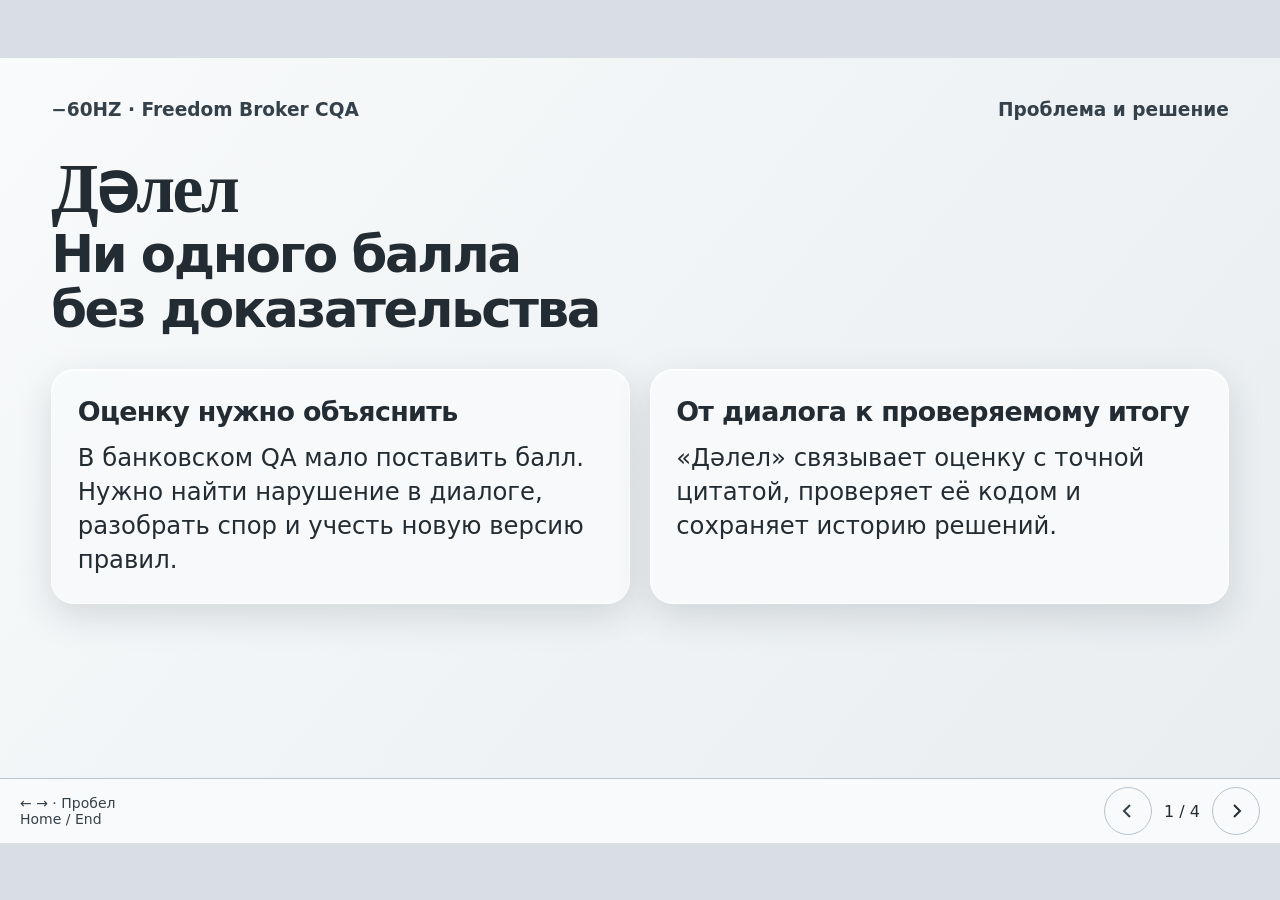
<file: docs/slides/index.html>
<!doctype html>
<html lang="ru">
<head>
  <meta charset="utf-8">
  <meta name="viewport" content="width=device-width, initial-scale=1">
  <meta name="color-scheme" content="light">
  <title>Дәлел — ни одного балла без доказательства</title>
  <link rel="icon" href="data:,">
  <style>
    :root {
      --background: #d8dee3; --surface: #f8fafb; --glass: #f8fafbef;
      --ink: #242c33; --muted: #35414a; --line: #b9c3cc;
      --highlight: #e9edf0; --white: #ffffff; --focus: #245fbd;
      --shadow: #242c3326;
    }
    * { box-sizing: border-box; }
    [hidden] { display: none !important; }
    body { margin: 0; background: var(--background); color: var(--ink); font-family: system-ui, -apple-system, BlinkMacSystemFont, "Segoe UI", sans-serif; }
    button { font: inherit; cursor: pointer; touch-action: manipulation; }
    :focus-visible { outline: 3px solid var(--focus); outline-offset: 4px; }
    .deck { width: 100%; margin: auto; }
    .slide { padding: 24px 20px; background: linear-gradient(130deg, var(--surface), var(--highlight)); }
    .eyebrow { display: flex; justify-content: space-between; gap: 16px; font-size: 14px; color: var(--muted); font-weight: 650; }
    h1, h2, h3, p { margin: 0; }
    h1, h2 { font-size: 36px; line-height: 1.08; letter-spacing: -.045em; margin-block: 28px; font-weight: 650; }
    h3 { font-size: 22px; line-height: 1.2; letter-spacing: -.025em; }
    p { line-height: 1.4; }
    .brand { font-family: Georgia, "Times New Roman", serif; font-size: 1.35em; }
    .grid { display: grid; gap: 16px; }
    .panel { min-width: 0; padding: 22px; background: var(--glass); border: 1px solid var(--white); border-radius: 22px; box-shadow: inset 0 1px 0 var(--white), 0 12px 36px var(--shadow); }
    .panel p { margin-top: 12px; font-size: 19px; }
    .muted, .note { color: var(--muted); }
    .note { font-size: 16px; line-height: 1.4; margin-top: 20px; }
    .flow { list-style: none; padding: 0; margin: 0; display: grid; gap: 12px; counter-reset: steps; }
    .flow li { counter-increment: steps; }
    .flow li::before { content: "0" counter(steps); display: block; color: var(--muted); font-size: 18px; font-variant-numeric: tabular-nums; margin-bottom: 16px; }
    .flow p { font-size: 18px; }
    .metric { display: block; font-size: 64px; line-height: 1.1; letter-spacing: -.055em; font-weight: 650; font-variant-numeric: tabular-nums; margin: 10px 0; }
    .metric-label { font-size: 18px; font-weight: 650; }
    .costs { display: grid; grid-template-columns: 1fr auto; align-items: baseline; gap: 12px 16px; margin: 20px 0 0; font-size: 19px; }
    .costs dt, .costs dd { margin: 0; }
    .costs dd { font-weight: 650; font-variant-numeric: tabular-nums; }
    .scope { border-top: 1px solid var(--line); margin-top: 20px; padding-top: 14px; }
    .closing { margin-top: 24px; font-size: 24px; font-weight: 600; letter-spacing: -.025em; }
    .controls { display: flex; justify-content: space-between; align-items: center; gap: 16px; padding: 8px 20px; background: var(--surface); border-top: 1px solid var(--line); }
    .controls nav { display: flex; align-items: center; gap: 12px; }
    .controls button { display: grid; place-items: center; width: 48px; height: 48px; border: 1px solid var(--line); border-radius: 50%; color: var(--ink); background: var(--surface); transition: transform 180ms ease-out; }
    .controls button:hover { background: var(--highlight); }
    .controls button:active { transform: scale(.97); }
    .controls button:disabled { cursor: default; color: var(--muted); }
    .controls svg { width: 24px; height: 24px; fill: none; stroke: currentColor; stroke-width: 2; }
    .help { font-size: 14px; color: var(--muted); }
    .counter { font-size: 16px; font-variant-numeric: tabular-nums; white-space: nowrap; }
    @media (min-width: 768px) {
      body { min-height: 100dvh; display: grid; place-items: center; }
      .deck { width: min(100vw, calc((100dvh - 66px) * 16 / 9)); container-type: inline-size; }
      .slide { aspect-ratio: 16 / 9; padding: 3.2cqw 4cqw; }
      .eyebrow { font-size: 1.45cqw; }
      h1, h2 { font-size: 4cqw; margin-block: 2.5cqw; }
      .grid { grid-template-columns: 1fr 1fr; gap: 1.5cqw; }
      .panel { padding: 2cqw; border-radius: 1.8cqw; }
      h3 { font-size: 2.1cqw; }
      .panel p { font-size: 1.9cqw; margin-top: 1cqw; }
      .note { font-size: 1.55cqw; margin-top: 1.5cqw; }
      .flow { grid-template-columns: repeat(5, minmax(0, 1fr)); gap: 1cqw; }
      .flow .panel { padding: 1.6cqw; }
      .flow li::before { font-size: 1.6cqw; margin-bottom: 2cqw; }
      .flow h3 { font-size: 2cqw; }
      .flow p { font-size: 1.65cqw; }
      .metric { font-size: 6.6cqw; margin: .6cqw 0; }
      .metric-label { font-size: 1.65cqw; }
      .costs { font-size: 2cqw; gap: 1.2cqw; margin-top: 2cqw; }
      .scope { margin-top: 1.4cqw; padding-top: 1.2cqw; }
      .scope p { font-size: 1.5cqw; }
      #title-3 { margin-block: 1.4cqw; }
      .closing { font-size: 2.4cqw; margin-top: 2.3cqw; }
      .advantages { grid-template-columns: 1.05fr 1fr 1fr; }
      .advantages p { font-size: 1.85cqw; }
    }
    @media (prefers-reduced-motion: reduce) { *, *::before, *::after { transition: none !important; scroll-behavior: auto !important; } }
    @media print {
      @page { size: 320mm 180mm; margin: 0; }
      body, .deck { display: block; width: 320mm; }
      .slide, .slide[hidden] { display: block !important; width: 320mm; height: 180mm; break-after: page; }
      .controls { display: none; }
    }
  </style>
</head>
<body>
  <main class="deck" aria-label="Презентация Дәлел">
    <section class="slide" aria-labelledby="title-1" data-title="Проблема и решение">
      <div class="eyebrow"><span>−60HZ · Freedom Broker CQA</span><span>Проблема и решение</span></div>
      <h1 id="title-1"><span class="brand">Дәлел</span><br>Ни одного балла<br>без доказательства</h1>
      <div class="grid">
        <article class="panel"><h3>Оценку нужно объяснить</h3><p>В банковском QA мало поставить балл. Нужно найти нарушение в диалоге, разобрать спор и учесть новую версию правил.</p></article>
        <article class="panel"><h3>От диалога к проверяемому итогу</h3><p>«Дәлел» связывает оценку с точной цитатой, проверяет её кодом и сохраняет историю решений.</p></article>
      </div>
    </section>
    <section class="slide" aria-labelledby="title-2" data-title="Как работает" hidden>
      <div class="eyebrow"><span>Дәлел · −60HZ</span><span>Как работает</span></div>
      <h2 id="title-2">Ответ модели —<br>начало проверки</h2>
      <ol class="flow">
        <li class="panel"><h3>Диалог</h3><p>Чат или расшифровка звонка.</p></li>
        <li class="panel"><h3>Модель</h3><p>Ответ по критерию + точная цитата.</p></li>
        <li class="panel"><h3>Код</h3><p>Сверяет цитату с оригиналом. Считает итог.</p></li>
        <li class="panel"><h3>Апелляция</h3><p>Человек разбирает спор. Решение в журнале.</p></li>
        <li class="panel"><h3>Замена критерия</h3><p>Новая версия. Пересчёт затронутых оценок.</p></li>
      </ol>
      <p class="closing">Диалог → ответ + цитата → проверка → решение → пересчёт</p>
      <p class="note">Совпадение цитаты с текстом не доказывает верность вывода модели: спорные оценки проверяет человек.</p>
    </section>
    <section class="slide" aria-labelledby="title-3" data-title="Качество и экономика" hidden>
      <div class="eyebrow"><span>Дәлел · −60HZ</span><span>Сохранённые замеры</span></div>
      <h2 id="title-3">Качество с границами.<br>Цена за диалог.</h2>
      <div class="grid">
        <article class="panel"><h3>Gemini · машинный эталон</h3><strong class="metric" data-metric="agreement">95,6%</strong><p class="metric-label"><span data-metric="cells">152/159</span> размеченных оценок · <span data-metric="dialogues">21</span> диалог</p><p>Валидационная часть DEV, верхняя оценка<br>95% ДИ: <span data-metric="ci">91,1–98,8%</span> · константа 83,0%</p></article>
        <article class="panel"><h3>Оценка затрат API</h3><dl class="costs"><dt>Облако · Gemini</dt><dd data-cost="cloud">$0,0459</dd><dt>Каскад</dt><dd data-cost="cascade">$0,0250</dd><dt>Маршрутизация</dt><dd data-cost="routing">$0,0261</dd></dl><div class="scope"><p>Все 15 KZ-чатов: 115/117 (14 из 15 — в настройке правил). Все 5 звонков: 29/37 — завышает C4/C6, отправляем на проверку. Пересказ 10 диалогов: 79 из 80 ответов не изменились.</p></div></article>
      </div>
      <p class="note">DEV участвовал в настройке, эталон машинный: это не независимый тест и не точность по человеческой разметке. Цена — оценка по usage API, не счёт и не ROI. Источник: web/data/quality.json.</p>
    </section>
    <section class="slide" aria-labelledby="title-4" data-title="Почему мы" hidden>
      <div class="eyebrow"><span>Дәлел · −60HZ</span><span>Почему мы</span></div>
      <h2 id="title-4">Показываем процесс.<br>Каждое решение проверяемо.</h2>
      <div class="grid advantages">
        <article class="panel"><h3>Без заготовок</h3><p>Живой расчёт по диалогу и текущим критериям.</p><p>Журнал: что изменилось, кем и почему.</p></article>
        <article class="panel"><h3>Четыре режима</h3><p>Облако, каскад, маршрутизация и локальная модель.</p><p>Локальный режим — без выхода в облако.</p></article>
        <article class="panel"><h3>Dynamics 365</h3><p>Встраиваемая панель в рабочем месте сотрудника.</p><p>Диалог, оценка и доказательства рядом.</p></article>
      </div>
      <p class="closing">Готовы к пилоту · github.com/sNibaAdeka/Dalel-Freedom-CQA</p>
      <p class="note">Локально (qwen2.5 7B, ноутбук M4, офлайн): 60,4% против машинного эталона (96/159, отклонённые валидатором ответы — ошибки), ~6 мин на диалог, ниже константы 83% — только офлайн-резерв; нужна GPU-модель. Интеграция требует настройки в среде банка.</p>
    </section>
    <footer class="controls">
      <span class="help">← → · Пробел<br>Home / End</span>
      <nav aria-label="Листание слайдов">
        <button type="button" id="previous" aria-label="Предыдущий слайд"><svg viewBox="0 0 24 24" aria-hidden="true"><path d="m14 6-6 6 6 6"/></svg></button>
        <span class="counter" id="counter" aria-live="polite" aria-atomic="true">1 / 4</span>
        <button type="button" id="next" aria-label="Следующий слайд"><svg viewBox="0 0 24 24" aria-hidden="true"><path d="m10 6 6 6-6 6"/></svg></button>
      </nav>
    </footer>
  </main>
  <script>
    (() => {
      const slides = [...document.querySelectorAll('.slide')];
      const previous = document.getElementById('previous');
      const next = document.getElementById('next');
      const counter = document.getElementById('counter');
      let index = 0;
      function show(value) {
        index = Math.max(0, Math.min(slides.length - 1, value));
        slides.forEach((slide, i) => { slide.hidden = i !== index; });
        previous.disabled = index === 0;
        next.disabled = index === slides.length - 1;
        counter.textContent = `${index + 1} / ${slides.length}`;
        document.title = `${slides[index].dataset.title} — Дәлел`;
        // replaceState also works when this standalone deck is opened via file://.
        try { history.replaceState(null, '', `#${index + 1}`); } catch { /* navigation still works */ }
      }
      const fromHash = () => { const value = Number(location.hash.slice(1)); show(Number.isInteger(value) && value > 0 ? value - 1 : 0); };
      previous.addEventListener('click', () => show(index - 1));
      next.addEventListener('click', () => show(index + 1));
      window.addEventListener('hashchange', fromHash);
      document.addEventListener('keydown', event => {
        if (event.altKey || event.ctrlKey || event.metaKey || event.target.closest('input, textarea, select, [contenteditable="true"]')) return;
        // Space/Enter on a focused button keep native button activation.
        if (event.key === ' ' && event.target.closest('button')) return;
        let target;
        if (['ArrowRight', 'ArrowDown', 'PageDown', ' '].includes(event.key)) target = index + 1;
        if (['ArrowLeft', 'ArrowUp', 'PageUp'].includes(event.key)) target = index - 1;
        if (event.key === 'Home') target = 0;
        if (event.key === 'End') target = slides.length - 1;
        if (target === undefined) return;
        event.preventDefault(); show(target);
      });
      fromHash();
    })();
  </script>
</body>
</html>
</file>
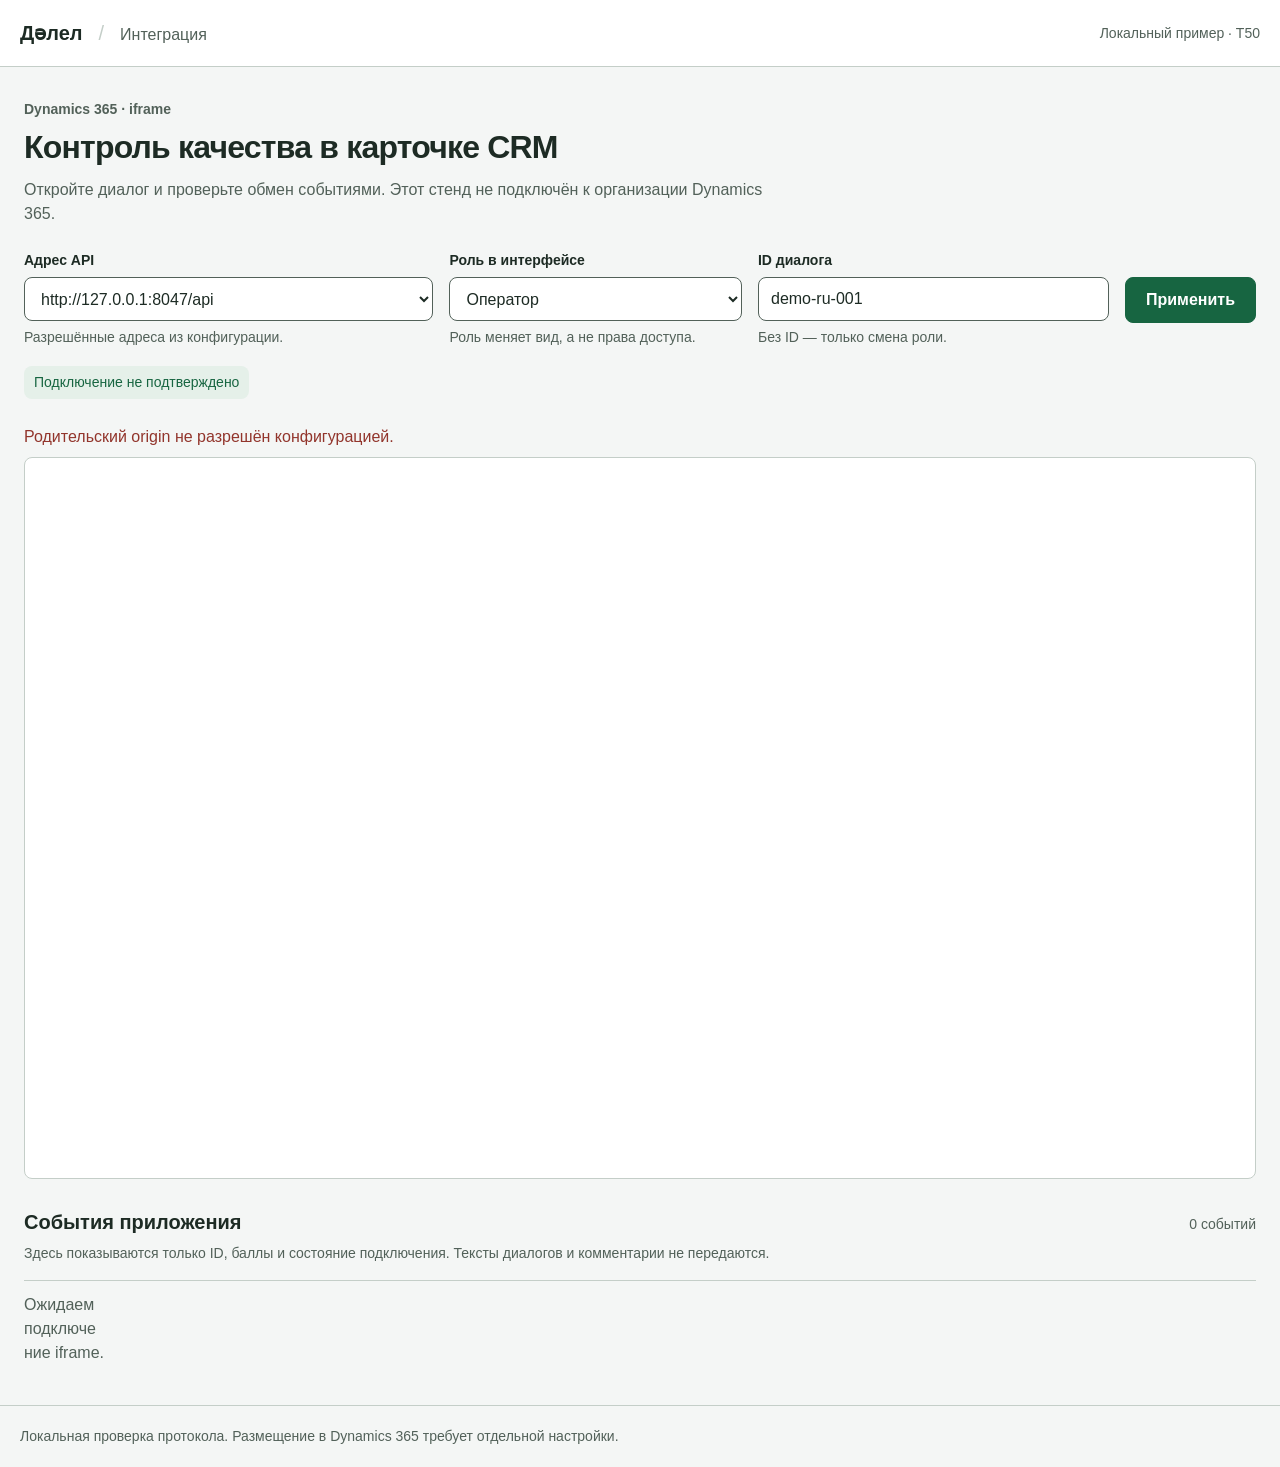
<file: dynamics/embed-demo.html>
<!doctype html>
<html lang="ru">
<head>
  <meta charset="utf-8">
  <meta name="viewport" content="width=device-width, initial-scale=1">
  <meta name="referrer" content="no-referrer">
  <link rel="icon" href="data:,">
  <title>Дәлел · Проверка встраивания</title>
  <link rel="stylesheet" href="./embed-demo.css">
  <script type="module" src="./embed-demo.js"></script>
</head>
<body>
  <a class="skip-link" href="#embed-workspace">К встроенному приложению</a>
  <header class="page-header">
    <span class="brand">Дәлел<span class="brand-separator" aria-hidden="true">/</span><span>Интеграция</span></span>
    <span class="environment">Локальный пример · T50</span>
  </header>
  <main>
    <section class="connection" aria-labelledby="page-title">
      <div class="intro">
        <p class="eyebrow">Dynamics 365 · iframe</p>
        <h1 id="page-title">Контроль качества в карточке CRM</h1>
        <p>Откройте диалог и проверьте обмен событиями. Этот стенд не подключён к организации Dynamics 365.</p>
      </div>
      <form id="host-form">
        <div class="field"><label for="api-base">Адрес API</label><select id="api-base" aria-describedby="api-note" required></select><p class="hint" id="api-note">Разрешённые адреса из конфигурации.</p></div>
        <div class="field"><label for="host-role">Роль в интерфейсе</label><select id="host-role" aria-describedby="role-note"><option value="operator">Оператор</option><option value="reviewer">Проверяющий</option></select><p class="hint" id="role-note">Роль меняет вид, а не права доступа.</p></div>
        <div class="field"><label for="conv-id">ID диалога</label><input id="conv-id" name="convId" maxlength="200" autocomplete="off" spellcheck="false" aria-describedby="conv-note conv-error"><p class="hint" id="conv-note">Без ID — только смена роли.</p><p class="field-error" id="conv-error" hidden></p></div>
        <button class="primary" type="submit" id="apply-context">Применить</button>
      </form>
      <p id="connection-state" role="status" aria-live="polite">Подготовка приложения…</p>
      <p class="field-error" id="connection-error" role="alert" hidden></p>
    </section>
    <section class="embed-workspace" id="embed-workspace" tabindex="-1" aria-label="Встроенное приложение Дәлел" aria-busy="true">
      <div class="loading" id="frame-loading"><p>Загрузка приложения…</p><div class="skeleton" aria-hidden="true"></div><div class="skeleton short" aria-hidden="true"></div></div>
      <iframe id="cqa-frame" title="Дәлел — контроль качества диалогов" referrerpolicy="no-referrer" allow="camera 'none'; microphone 'none'; geolocation 'none'"></iframe>
    </section>
    <section class="events" aria-labelledby="events-title">
      <div class="section-heading"><h2 id="events-title">События приложения</h2><span id="event-count">0 событий</span></div>
      <p class="hint">Здесь показываются только ID, баллы и состояние подключения. Тексты диалогов и комментарии не передаются.</p>
      <ol id="event-log" aria-label="Последние 12 событий"><li class="empty">Ожидаем подключение iframe.</li></ol>
    </section>
    <noscript><p class="field-error">Для стенда нужен JavaScript. Включите его и обновите страницу.</p></noscript>
  </main>
  <footer>Локальная проверка протокола. Размещение в Dynamics 365 требует отдельной настройки.</footer>
</body>
</html>
</file>
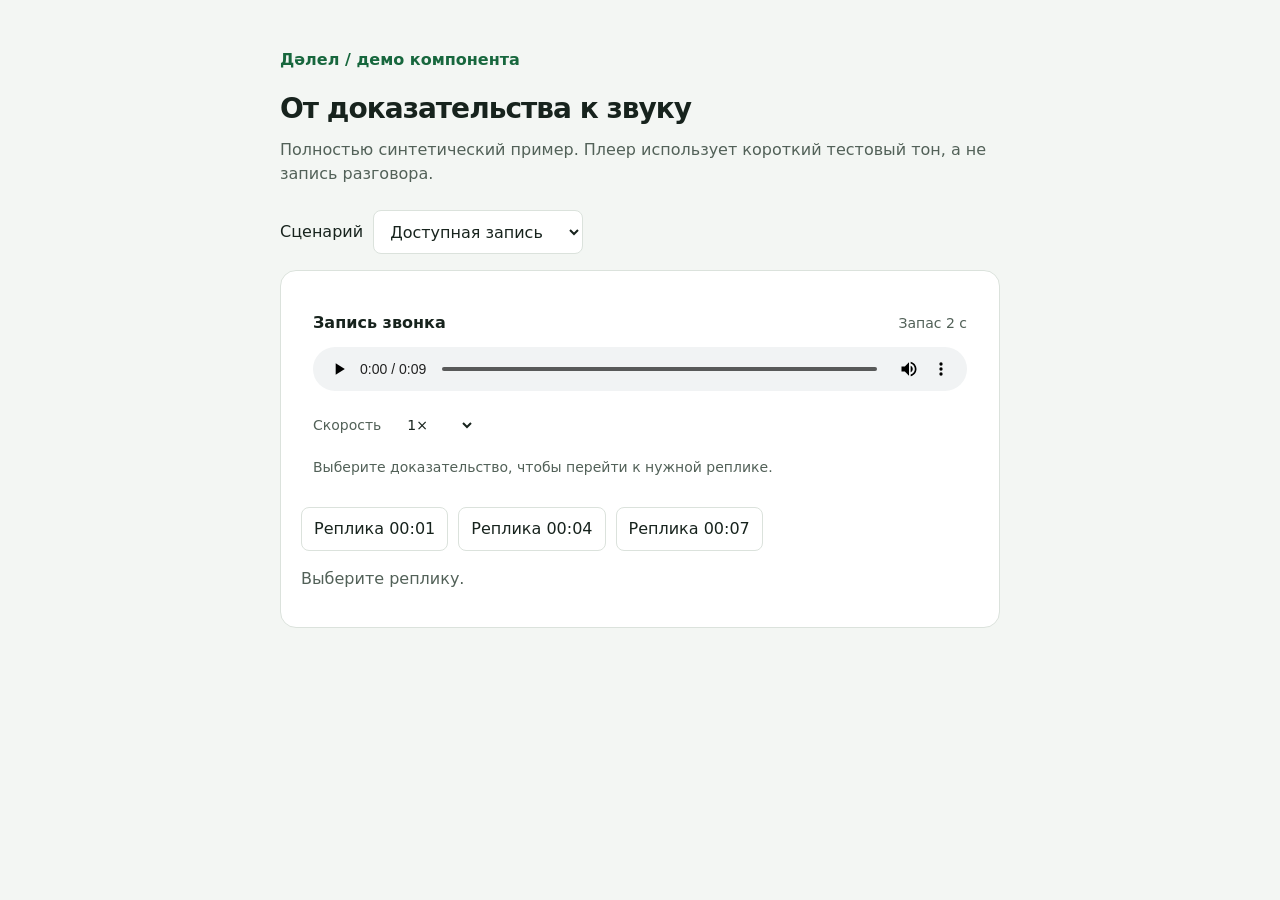
<file: web/dev/audio.html>
<!doctype html>
<html lang="ru"><head><meta charset="utf-8"><meta name="viewport" content="width=device-width,initial-scale=1"><title>Дәлел — плеер звонка</title><style>
.cqa-root { --brand:#99dc40; --brand-ink:#213214; --surface:#fff; --ink:#17231d; --muted:#526158; --line:#dbe2dc; --yes:#17673d; --no:#ac3333; --partial:#88600b; --na:#626d66; --focus:#2468c4; color:var(--ink); background:#f3f6f3; font:16px/1.5 system-ui,sans-serif; margin:0; padding:32px 20px; min-height:100vh; box-sizing:border-box; }
.cqa-root * { box-sizing:border-box; }
.cqa-root .demo { max-width:720px; margin:auto; }
.cqa-root h1 { font-size:28px; letter-spacing:-.035em; margin:8px 0; }
.cqa-root .lede { color:var(--muted); margin:0 0 24px; }
.cqa-root .controls { display:flex; flex-wrap:wrap; gap:10px; align-items:center; margin-block:16px; }
.cqa-root .controls button,.cqa-root .controls select { font:inherit; min-height:44px; padding:8px 12px; border:1px solid var(--line); border-radius:8px; background:var(--surface); color:var(--ink); cursor:pointer; max-width:100%; }
.cqa-root .controls button:focus-visible,.cqa-root .controls select:focus-visible { outline:3px solid var(--focus); outline-offset:3px; }
.cqa-root .panel { border:1px solid var(--line); border-radius:16px; padding:20px; background:var(--surface); }
.cqa-root .badge { color:var(--yes); font-weight:650; }
.cqa-root .launch { padding:16px; border:1px solid var(--line); background:var(--surface); }
.cqa-root .launch[hidden] { display:none; }
.cqa-root code { overflow-wrap:anywhere; }
.cqa-root .result { color:var(--muted); font-variant-numeric:tabular-nums; }
@media(max-width:480px) { .cqa-root {padding:20px 12px;} .cqa-root .panel {padding:12px;} }
</style></head>
<body class="cqa-root"><main class="demo"><p class="badge">Дәлел / демо компонента</p><h1>От доказательства к звуку</h1><p class="lede">Полностью синтетический пример. Плеер использует короткий тестовый тон, а не запись разговора.</p>
<div id="launch" class="launch" hidden>Откройте страницу через локальный HTTP-сервер: <code>python3 -m http.server 8080 --directory web</code>, затем <code>http://localhost:8080/dev/audio.html</code>.</div>
<div class="controls"><label for="scenario">Сценарий</label><select id="scenario"><option value="ready">Доступная запись</option><option value="missing">Запись недоступна</option><option value="slow">Медленный ответ</option><option value="chat">Чат без аудио</option></select></div>
<section class="panel"><div id="cqa-audio"></div><div class="controls"><button data-message="demo-call:0">Реплика 00:01</button><button data-message="demo-call:1">Реплика 00:04</button><button data-message="demo-call:2">Реплика 00:07</button></div><p id="focus" class="result" aria-live="polite">Выберите реплику.</p></section>
</main><script>
if(location.protocol==='file:') document.getElementById('launch').hidden=false;
else (async()=>{
  const listeners = new Map(); const bus = {on(name,fn) {if(!listeners.has(name))listeners.set(name,new Set());listeners.get(name).add(fn);return()=>listeners.get(name).delete(fn);},emit(name,value){for(const fn of listeners.get(name)||[])fn(value);}};
  const samples=8000*9, bytes=new ArrayBuffer(44+samples*2), data=new DataView(bytes);
  const text=(offset,value)=>{for(let i=0;i<value.length;i++)data.setUint8(offset+i,value.charCodeAt(i));};
  text(0,'RIFF');data.setUint32(4,36+samples*2,true);text(8,'WAVE');text(12,'fmt ');data.setUint32(16,16,true);
  data.setUint16(20,1,true);data.setUint16(22,1,true);data.setUint32(24,8000,true);data.setUint32(28,16000,true);data.setUint16(32,2,true);data.setUint16(34,16,true);text(36,'data');data.setUint32(40,samples*2,true);
  for(let i=0;i<samples;i++)data.setInt16(44+i*2,Math.sin(2*Math.PI*330*i/8000)*250,true);
  const src=URL.createObjectURL(new Blob([bytes],{type:'audio/wav'}));
  const detail={id:'demo-call',channel:'call',is_mock:true,messages:[1,4,7].map((n,i)=>({id:'demo-call:'+i,rec_sec:n,ts_raw:'00:0'+n}))};
  let mode='ready';
  const CQA=window.CQA={state:{activeConversationId:detail.id},config:{mock:true},bus,api:{async audio(){const selected=mode;if(selected==='slow')await new Promise(resolve=>setTimeout(resolve,1000));return{src:selected==='missing'?null:src,offsets:Object.fromEntries(detail.messages.map(m=>[m.id,m.rec_sec]))};}}};
  const {mount}=await import('../js/audio.js');mount(CQA);bus.emit('conv:loaded',detail);
  document.getElementById('scenario').addEventListener('change',event=>{mode=event.target.value;bus.emit('conv:loaded',{...detail,channel:mode==='chat'?'chat':'call'});document.getElementById('focus').textContent=mode==='chat'?'В чате запись не нужна.':'Выберите реплику.';});
  document.querySelectorAll('[data-message]').forEach(button=>button.addEventListener('click',()=>bus.emit('audio:seek',{conv_id:detail.id,message_id:button.dataset.message})));
  bus.on('audio:position',position=>{document.getElementById('focus').textContent='Выбран фрагмент '+position.message_id+'; время в записи: '+position.rec_sec+' с.';});
  addEventListener('pagehide',()=>URL.revokeObjectURL(src),{once:true});
})().catch(()=>{document.getElementById('launch').hidden=false;});
</script></body></html>
</file>
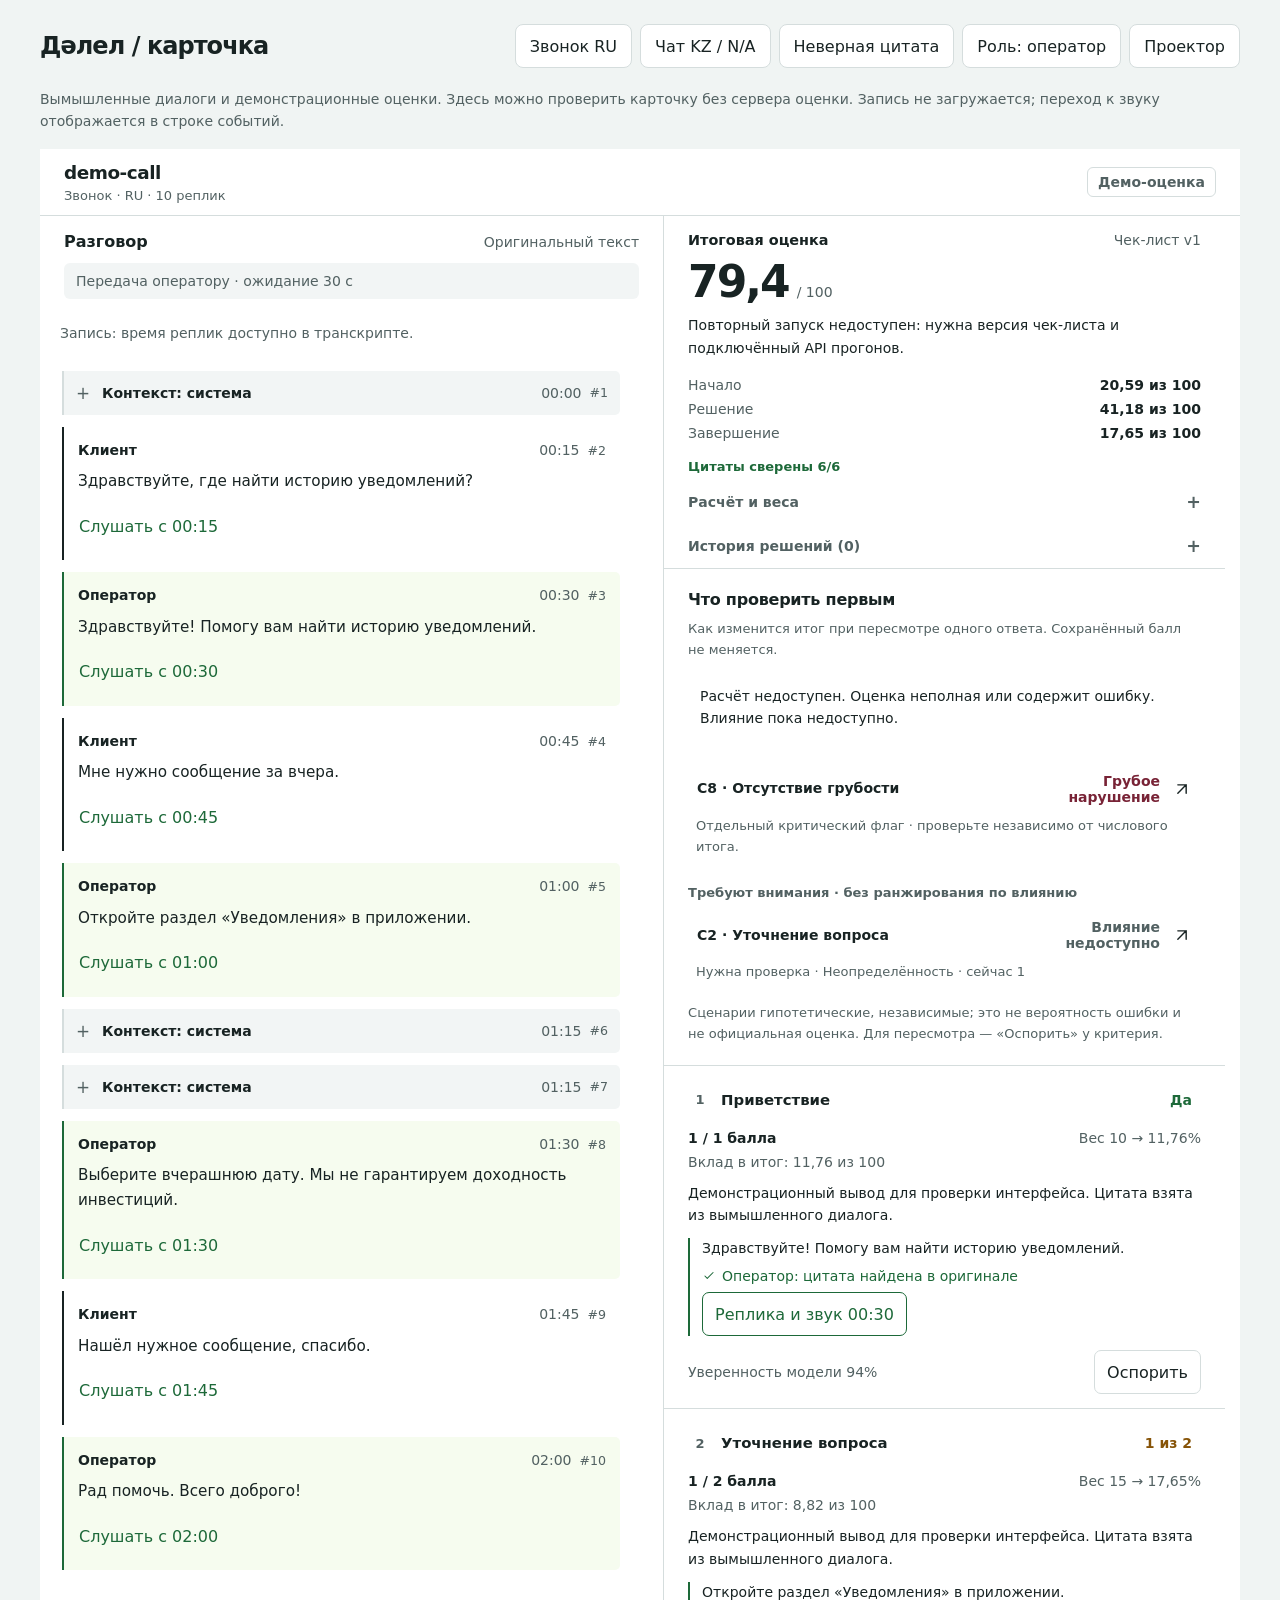
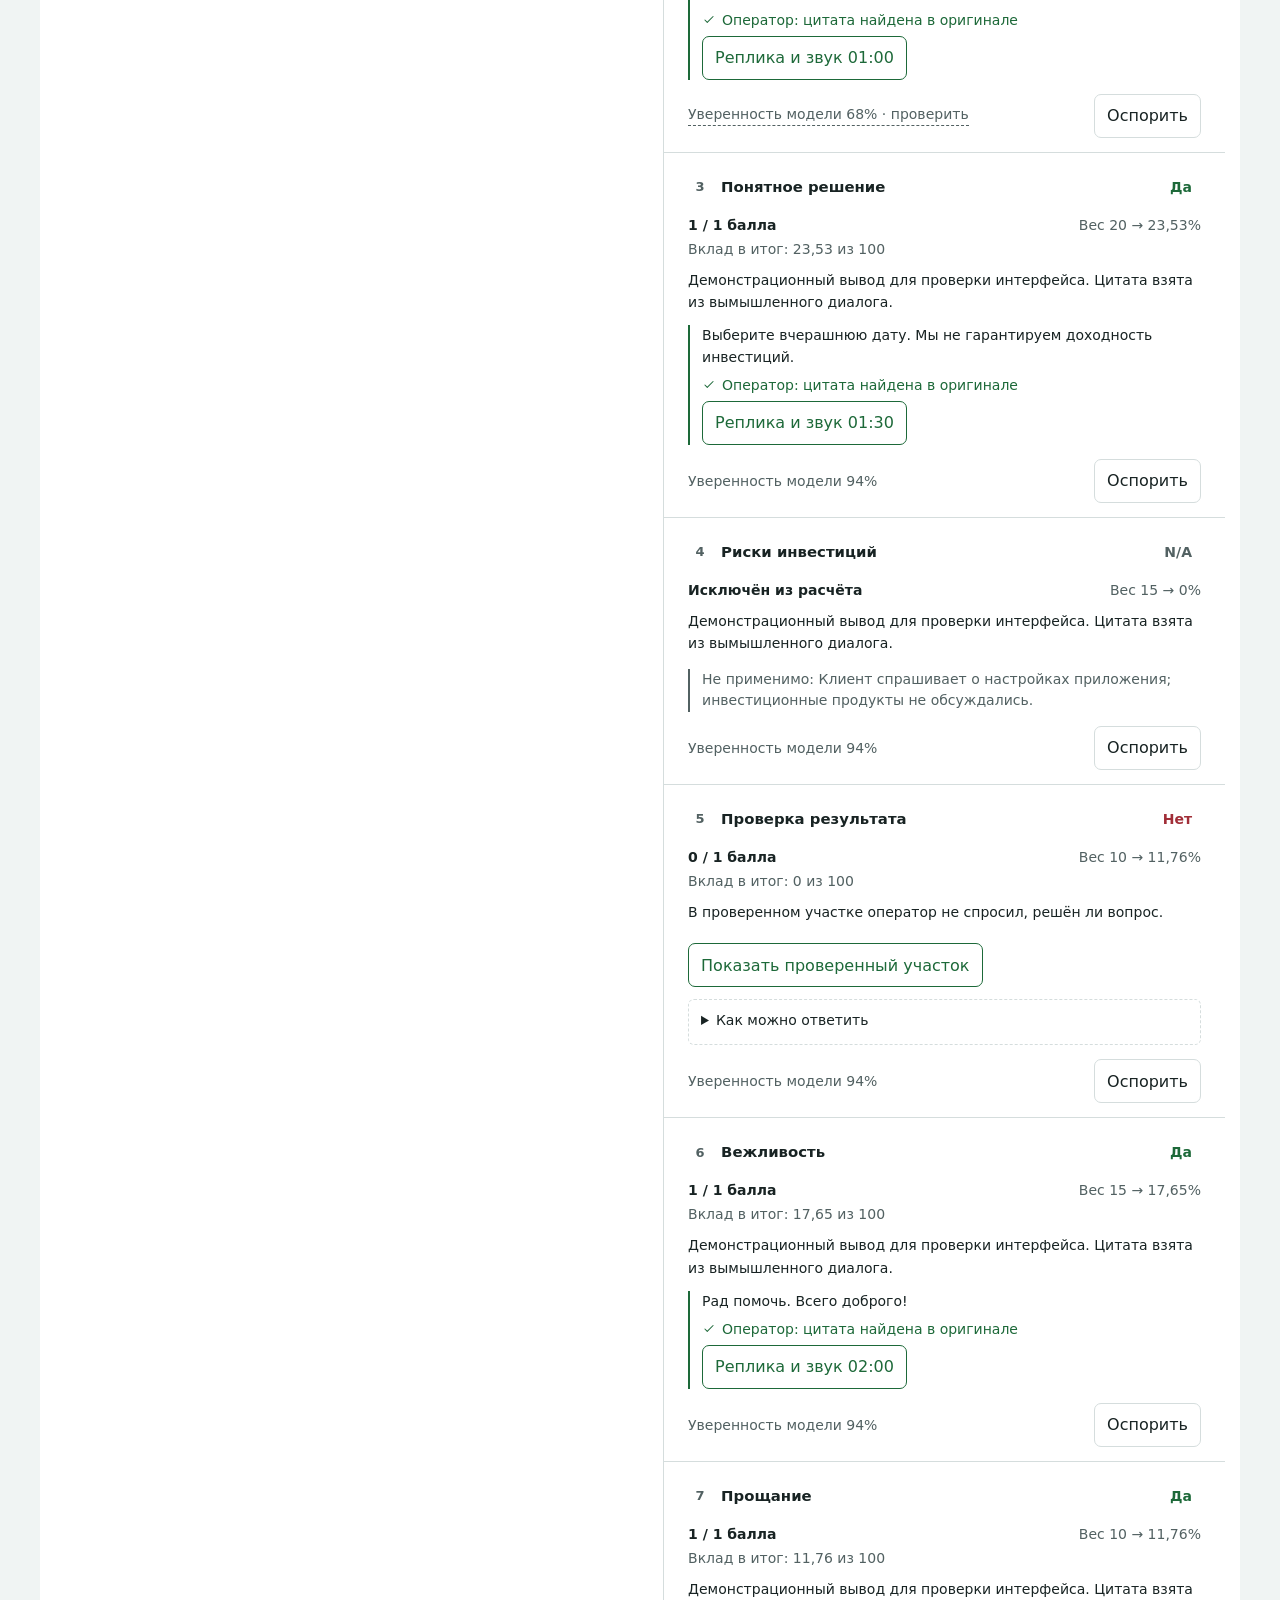
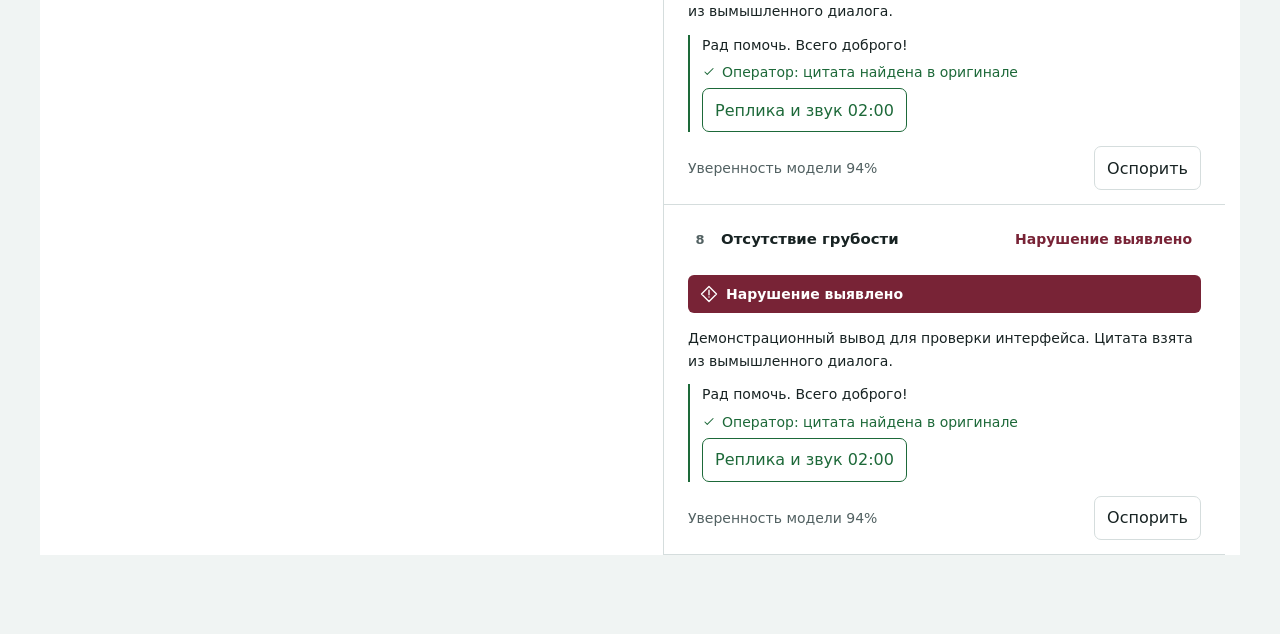
<file: web/dev/card.html>
<!doctype html>
<html lang="ru">
<head>
  <meta charset="utf-8">
  <meta name="viewport" content="width=device-width, initial-scale=1">
  <title>Дәлел — демо карточки</title>
  <link rel="icon" href="data:,">
  <style>
    .cqa-root { --brand:#93d83d; --brand-ink:#18300a; --surface:#fff; --ink:#182323; --muted:#526162; --line:#d5dddd; --yes:#1d6939; --no:#a12e38; --partial:#865307; --na:#526162; --critical:#782336; --focus:#245fbd; font-family:system-ui,sans-serif; font-size:16px; background:#f0f4f3; color:var(--ink); margin:0; padding:24px; min-height:100vh; }
    .cqa-root * { box-sizing:border-box; }
    .cqa-root .demo-toolbar { display:flex; align-items:center; flex-wrap:wrap; gap:8px; margin:0 auto 20px; max-width:1200px; }
    .cqa-root .demo-toolbar h1 { font-size:24px; margin:0 auto 0 0; letter-spacing:-.04em; }
    .cqa-root .demo-toolbar button { min-height:44px; background:var(--surface); border:1px solid var(--line); border-radius:8px; color:var(--ink); padding:8px 14px; font:inherit; cursor:pointer; }
    .cqa-root .demo-toolbar button:focus-visible { outline:3px solid var(--focus); outline-offset:2px; }
    .cqa-root #cqa-card { max-width:1200px; margin:auto; }
    .cqa-root .demo-notice { max-width:1200px; margin:0 auto 16px; font-size:14px; color:var(--muted); line-height:1.6; }
    .cqa-root #demo-status { min-height:24px; max-width:1200px; margin:16px auto; font-size:14px; }
    .cqa-root.projector { font-size:20px; }
    @media(max-width:600px) { .cqa-root { padding:12px; } .cqa-root .demo-toolbar h1 { width:100%; } }
  </style>
</head>
<body class="cqa-root">
  <nav class="demo-toolbar" aria-label="Демонстрационные сценарии">
    <h1>Дәлел / карточка</h1>
    <button id="demo-call" type="button">Звонок RU</button>
    <button id="demo-kz" type="button">Чат KZ / N/A</button>
    <button id="demo-invalid" type="button">Неверная цитата</button>
    <button id="demo-role" type="button">Роль: оператор</button>
    <button id="demo-projector" type="button" aria-pressed="false">Проектор</button>
  </nav>
  <p class="demo-notice">Вымышленные диалоги и демонстрационные оценки. Здесь можно проверить карточку без сервера оценки. Запись не загружается; переход к звуку отображается в строке событий.</p>
  <main id="cqa-card"></main>
  <p id="demo-status" role="status"></p>
  <script>
    if (location.protocol === 'file:') {
      document.getElementById('cqa-card').textContent = 'Откройте через HTTP: python3 -m http.server 8000 --directory web; затем http://localhost:8000/dev/card.html';
    } else {
      import('../js/card.js').then(({ mount }) => {
        const handlers = new Map();
        window.CQA = {
          config: { role:'operator', mock:true }, state: {},
          bus: {
            on(name, fn) { if (!handlers.has(name)) handlers.set(name, new Set()); handlers.get(name).add(fn); return () => handlers.get(name).delete(fn); },
            emit(name, value) { handlers.get(name)?.forEach(fn => fn(value)); }
          },
          api: { async conversation(id) { return createDemo(id); } }
        };
        const CQA = window.CQA;
        function createDemo(id) {
          const kz = id === 'demo-kz';
          const raw = kz ? [
            ['bot','Сәлеметсіз бе! Сұрағыңызды жазыңыз.'], ['client','Қосымшадағы хабарламаларды қалай өшіремін?'],
            ['system','Диалог операторға берілді.'], ['operator','Сәлеметсіз бе! Мен сізге көмектесемін.'],
            ['client','Тек жарнамалық хабарламаларды өшіргім келеді.'], ['operator','Баптауларды ашып, «Хабарламалар» бөлімін таңдаңыз.'],
            ['operator','Жарнамалық хабарламалар қосқышын өшіріңіз. Қызметтік хабарламалар сақталады.'],
            ['client','Рақмет, өшірдім.'], ['operator','Көмектесе алғаныма қуаныштымын. Сау болыңыз!']
          ] : [
            ['system','Вымышленный звонок. Начало записи.'], ['client','Здравствуйте, где найти историю уведомлений?'],
            ['operator','Здравствуйте! Помогу вам найти историю уведомлений.'], ['client','Мне нужно сообщение за вчера.'],
            ['operator','Откройте раздел «Уведомления» в приложении.'], ['system','Запись приостановлена.'],
            ['system','Запись возобновлена.'], ['operator','Выберите вчерашнюю дату. Мы не гарантируем доходность инвестиций.'],
            ['client','Нашёл нужное сообщение, спасибо.'], ['operator','Рад помочь. Всего доброго!']
          ];
          const messages = raw.map(([speaker,text],idx) => ({ id:`${id}:${idx}`,idx,speaker,text,ts_raw:kz?`00:${String(idx*6).padStart(2,'0')}`:`2026-11-07T12:${String(Math.floor(idx*15/60)).padStart(2,'0')}:${String(idx*15%60).padStart(2,'0')}+05:00`,t_sec:idx*15,rec_sec:kz?null:idx*15-(idx>=6?15:0) }));
          const names = ['Приветствие','Уточнение вопроса','Понятное решение','Риски инвестиций','Проверка результата','Вежливость','Прощание','Отсутствие грубости'];
          const weights = [10,15,20,15,10,15,10,5];
          const answers = ['yes',1,'yes','na','no','yes','yes','yes'];
          const operators = messages.filter(m=>m.speaker==='operator');
          const criteria = names.map((title,i) => ({ id:`C${i+1}`,title,section:i<2?'Начало':i<6?'Решение':'Завершение',answer_type:i===1?'scale':'binary',scale:i===1?[0,1,2]:null,max_points:i===1?2:1,weight:weights[i],na_allowed:i===3,critical:i===7 }));
          const applicable = 85;
          const evals = criteria.map((c,i)=> {
            const message = operators[Math.min(i,operators.length-1)];
            const quote = message.text;
            return { criterion_id:c.id,conv_id:id,answer:answers[i],evidence:i===3||i===4?[]:[{message_id:message.id,quote,start:0,end:quote.length,valid:true}], checked_range:i===4?[operators[0].id,operators.at(-1).id]:null, na_reason:i===3?'Клиент спрашивает о настройках приложения; инвестиционные продукты не обсуждались.':null, explanation:i===4?'В проверенном участке оператор не спросил, решён ли вопрос.':'Демонстрационный вывод для проверки интерфейса. Цитата взята из вымышленного диалога.', confidence:i===1?.68:.94,needs_review:i===1,critical_hit:false,model:'demo / без LLM',tokens_in:100,tokens_out:25,cost_kzt:.12,latency_ms:0,suggestion:i===4?'Подскажите, удалось ли найти нужный раздел?':null };
          });
          if (id === 'demo-invalid') {
            const message=messages.find(m=>m.text.includes('не гарантируем'));
            evals[0].evidence=[{message_id:message.id,quote:'Мы гарантируем доходность инвестиций.',start:message.text.indexOf('Мы'),end:message.text.length,valid:true}];
            evals[0].explanation='Вход содержит ошибочную цитату с удалённым отрицанием. Интерфейс должен отвергнуть её даже при valid=true.';
          }
          const lines = criteria.map((c,i)=> { const ratio=answers[i]==='yes'?1:answers[i]===1?.5:0; return {criterion_id:c.id,answer:answers[i],points:answers[i]==='na'?null:ratio*c.max_points,max_points:c.max_points,weight:c.weight,weight_effective:answers[i]==='na'?0:c.weight/applicable*100,contribution:answers[i]==='na'?0:ratio*c.weight/applicable*100,is_na:answers[i]==='na'}; });
          const total_raw=lines.reduce((n,l)=>n+l.contribution,0);
          const sections={};
          for (const c of criteria) { sections[c.section]=(sections[c.section]||0)+lines.find(l=>l.criterion_id===c.id).contribution; }
          return {id,language:kz?'KZ':'RU',channel:kz?'chat':'call',group_id:'SYNTHETIC',is_mock:true,messages,evals,checklist:{version:1,name:'Демонстрационный',criteria},score:{total:Math.round(total_raw*10)/10,total_raw,checklist_version:1,critical:false,sections,lines,formula_steps:['Вес применимых критериев: 85%.','Вклад = балл / максимум × вес / 85 × 100.']},meta:{wait_sec:30,recording_gaps:kz?[]:[[75,90]]},audio_url:null,appeals:[],decisions:[],audit:[],latency_ms:0};
        }
        CQA.bus.on('appeal:start', value => { document.getElementById('demo-status').textContent=`Запрошена апелляция по ${value.criterion_id}. Форму подключает модуль апелляций.`; });
        CQA.bus.on('audio:seek', value => { document.getElementById('demo-status').textContent=`Переход к звуку: ${value.message_id}. В автономном примере записи нет.`; });
        ['call','kz','invalid'].forEach(name => document.getElementById(`demo-${name}`).addEventListener('click',()=>CQA.bus.emit('conv:open',`demo-${name}`)));
        document.getElementById('demo-role').addEventListener('click',event=>{CQA.config.role=CQA.config.role==='operator'?'reviewer':'operator';event.currentTarget.textContent=`Роль: ${CQA.config.role==='operator'?'оператор':'проверяющий'}`;CQA.bus.emit('role:changed',CQA.config.role);});
        document.getElementById('demo-projector').addEventListener('click',event=>{const active=document.body.classList.toggle('projector');event.currentTarget.setAttribute('aria-pressed',String(active));});
        mount(CQA);
        CQA.bus.emit('app:ready');
        CQA.bus.emit('conv:open','demo-call');
      }).catch(() => { document.getElementById('cqa-card').textContent='Не удалось открыть модуль карточки. Проверьте запуск HTTP-сервера и наличие web/js/card.js.'; });
    }
  </script>
</body>
</html>
</file>
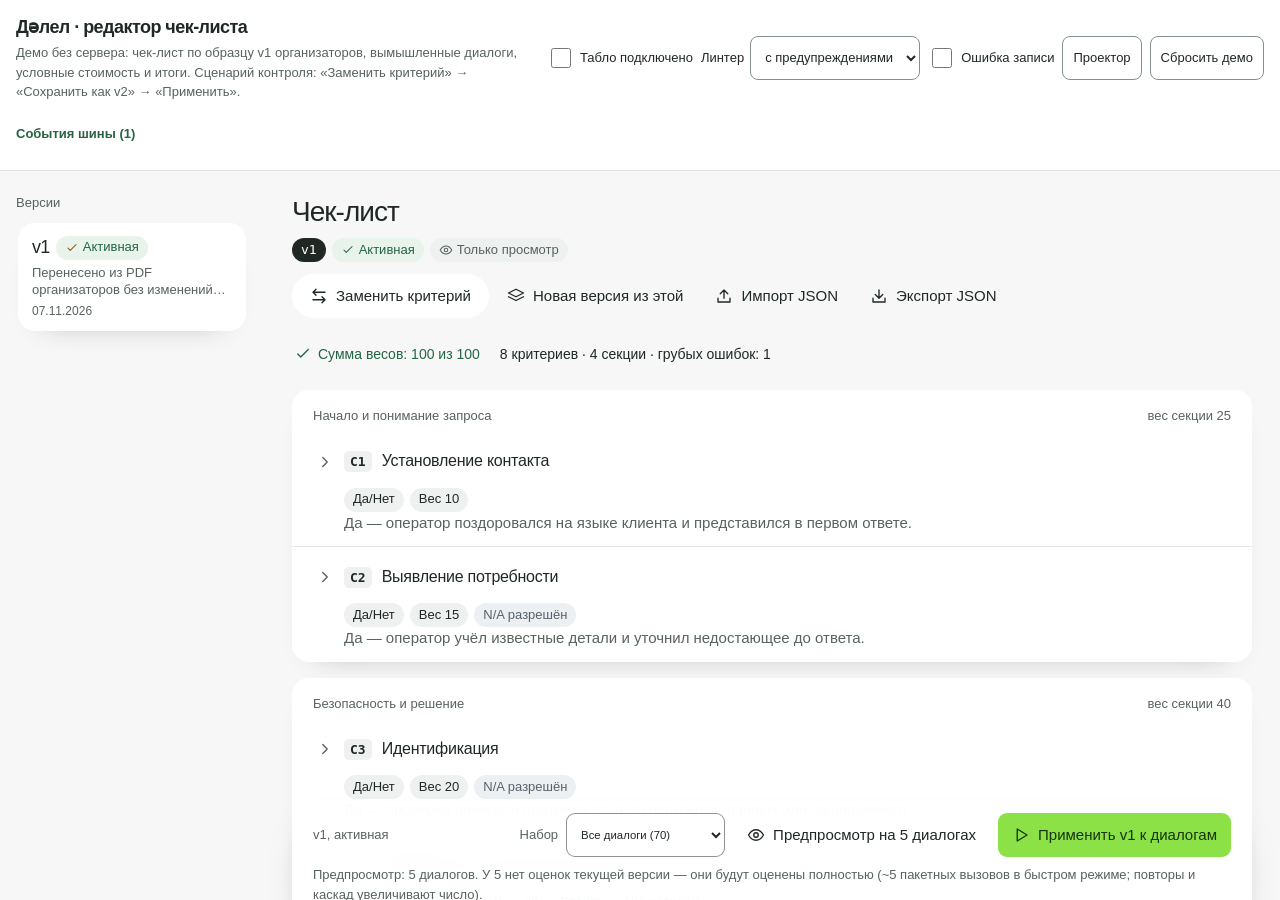
<file: web/dev/editor.html>
<!doctype html>
<html lang="ru">
<head>
  <meta charset="utf-8">
  <meta name="viewport" content="width=device-width,initial-scale=1">
  <meta name="color-scheme" content="light">
  <title>Дәлел — редактор чек-листа (демо)</title>
  <link rel="icon" href="data:,">
  <link rel="stylesheet" href="../app.css">
  <style>
    body { margin: 0; }
    .cqa-root .demo-head { display: flex; flex-wrap: wrap; align-items: center; justify-content: space-between; gap: 10px 20px; padding: 14px 16px; background: var(--surface); border-bottom: 1px solid var(--line); }
    .cqa-root .demo-head strong { font-size: 18px; letter-spacing: -.03em; }
    .cqa-root .demo-head p { margin: 2px 0 0; font-size: 13px; color: var(--muted); max-width: 70ch; }
    .cqa-root .demo-controls { display: flex; flex-wrap: wrap; align-items: center; gap: 8px; }
    .cqa-root .demo-controls label { display: inline-flex; align-items: center; gap: 6px; font-size: 13px; color: var(--ink); }
    .cqa-root .demo-controls select, .cqa-root .demo-controls button { min-height: 44px; padding: 6px 10px; border: 1px solid var(--line-strong); border-radius: 8px; background: var(--surface); color: var(--ink); font-size: 13px; }
    .cqa-root .demo-controls input[type="checkbox"] { width: 20px; height: 20px; }
    .cqa-root .demo-check { min-height: 44px; }
    .cqa-root .demo-log { font-size: 13px; }
    .cqa-root .demo-log summary { display: flex; align-items: center; min-height: 44px; cursor: pointer; color: var(--focus); font-weight: 600; }
    .cqa-root .demo-log ol { margin: 0; padding: 0 0 8px 20px; max-height: 140px; overflow: auto; font-family: ui-monospace, Menlo, monospace; font-size: 12px; color: var(--ink); }
    .cqa-root .demo-file { margin: 24px 16px; padding: 20px; border: 1px solid var(--line); border-radius: 12px; background: var(--surface); }
    .cqa-root .demo-board { margin: 16px; padding: 16px; border: 1px dashed var(--line-strong); border-radius: 12px; background: var(--surface); }
    @media (max-width: 767px) { .cqa-root .demo-head p { display: none; } }
  </style>
</head>
<body>
  <div class="cqa-root">
    <header class="demo-head">
      <div>
        <strong>Дәлел · редактор чек-листа</strong>
        <p>Демо без сервера: чек-лист по образцу v1 организаторов, вымышленные диалоги, условные стоимость и итоги. Сценарий контроля: «Заменить критерий» → «Сохранить как v2» → «Применить».</p>
      </div>
      <div class="demo-controls" role="group" aria-label="Демо-сценарии">
        <label class="demo-check"><input type="checkbox" id="demo-board"> Табло подключено</label>
        <label>Линтер <select id="demo-lint"><option value="normal">с предупреждениями</option><option value="empty">пустой ответ</option><option value="error">недоступен</option></select></label>
        <label class="demo-check"><input type="checkbox" id="demo-fail"> Ошибка записи</label>
        <button type="button" id="demo-projector" aria-pressed="false">Проектор</button>
        <button type="button" id="demo-reset">Сбросить демо</button>
      </div>
      <details class="demo-log"><summary>События шины (<span id="demo-log-count">0</span>)</summary><ol id="demo-log" aria-live="off"></ol></details>
    </header>
    <p class="demo-file" id="demo-file" hidden>Откройте через HTTP: <code>python3 -m http.server 8080 --directory web</code>, затем <code>http://localhost:8080/dev/editor.html</code>.</p>
    <main class="cqa-workspace" id="cqa-workspace">
      <div id="cqa-editor"></div>
      <section class="demo-board" id="demo-board-panel" hidden aria-live="polite"></section>
    </main>
    <div id="cqa-toast" class="cqa-toast" role="status" hidden></div>
  </div>
  <script type="module">
    if (location.protocol === 'file:') {
      document.getElementById('demo-file').hidden = false;
    } else {
      const params = new URLSearchParams(location.search);
      window.CQA_CONFIG = { mock: true, modules: ['editor'], role: 'operator', ...window.CQA_CONFIG };

      // --- v1-like synthetic fixture: organizers' checklist texts and weights (configuration, not client data)
      const S1 = 'Начало и понимание запроса', S2 = 'Безопасность и решение', S3 = 'Ведение и завершение диалога', S4 = 'Грубые нарушения';
      const base = { scale: null, scale_labels: null, na_allowed: false, na_rule: '', critical: false, critical_when: null, critical_rule: null, guidance: [] };
      const V1 = {
        checklist_id: 'freedom-chat-quality', version: 1, name: 'Чек-лист качества чатов', official: true,
        change_note: 'Перенесено из PDF организаторов без изменений формулировок', created_at: '2026-11-07',
        rounding: { total: 2, mode: 'half_up' }, sections: [S1, S2, S3, S4],
        criteria: [
          { ...base, id: 'C1', section: S1, title: 'Установление контакта', answer_type: 'binary', weight: 10, max_points: 10, description: 'Да — оператор поздоровался на языке клиента и представился в первом ответе.', guidance: ['Оценивается первый ответ оператора; реплики бота и системы — контекст.'] },
          { ...base, id: 'C2', section: S1, title: 'Выявление потребности', answer_type: 'binary', weight: 15, max_points: 15, na_allowed: true, na_rule: 'N/A — данных для ответа хватало с самого начала.', description: 'Да — оператор учёл известные детали и уточнил недостающее до ответа.' },
          { ...base, id: 'C3', section: S2, title: 'Идентификация', answer_type: 'binary', weight: 20, max_points: 20, na_allowed: true, na_rule: 'N/A — запрос не требовал идентификации.', description: 'Да — проверка личности подтверждена до раскрытия данных или защищённого действия.', guidance: ['Общий вопрос о тарифах не требует идентификации → N/A.'] },
          { ...base, id: 'C4', section: S2, title: 'Корректная и полная консультация', answer_type: 'scale', weight: 20, max_points: 20, scale: [0, 5, 10, 15, 20], na_allowed: true, na_rule: 'N/A — чат закончился до того, как клиент сформулировал запрос.', description: 'Оцените ответ или следующий шаг по шкале на стр. 2.',
            scale_labels: { 0: 'Ответа по существу нет или ключевая рекомендация ошибочна.', 5: 'Есть общая подсказка, но клиенту всё ещё непонятно, как действовать.', 10: 'Часть запроса закрыта, существенный вопрос остался открытым.', 15: 'Основной вопрос решён, пропущена второстепенная деталь.', 20: 'Все существенные вопросы закрыты или дан корректный следующий шаг.' } },
          { ...base, id: 'C5', section: S3, title: 'Эмпатия и клиентоориентированность', answer_type: 'binary', weight: 15, max_points: 15, description: 'Да — оператор вежлив и, если клиент выразил недовольство или описал неудобство, отреагировал на конкретную проблему.' },
          { ...base, id: 'C6', section: S3, title: 'Управление диалогом, скорость и грамотность', answer_type: 'scale', weight: 15, max_points: 15, scale: [0, 4, 7, 10], description: 'Оцените ясность, порядок ответов и предупреждение об ожидании по шкале на стр. 2.',
            scale_labels: { 0: 'Из-за бессвязных или противоречивых реплик ход диалога непонятен.', 4: 'Клиенту приходится переспрашивать из-за формулировок или порядка ответов.', 7: 'Один заметный сбой, но клиент может понять ответ и продолжить.', 10: 'Ответы ясные и связные. Если было явное ожидание, оператор предупредил.' } },
          { ...base, id: 'C7', section: S3, title: 'Завершение', answer_type: 'binary', weight: 5, max_points: 5, na_allowed: true, na_rule: 'N/A — чат оборвался до возможности его завершить.', description: 'Да — оператор подвёл итог или предложил дальнейшую помощь и попрощался.' },
          { ...base, id: 'C8', section: S4, title: 'Грубые ошибки', answer_type: 'binary', weight: 0, max_points: 0, critical: true, critical_when: 'yes', critical_rule: 'Без баллов. «Да» = нарушение выявлено. Отмечается отдельным флагом, в итоговый балл не входит.', description: 'Да — выявлено оскорбление клиента, предложение платной услуги в обход компании или раскрытие конфиденциальной информации. Нет — ни одно из трёх не выявлено.' },
        ],
      };

      // --- helpers mirroring the backend contract: hash covers prompt fields, weight/section/id do not
      const PROMPT_FIELDS = ['title', 'description', 'answer_type', 'scale', 'scale_labels', 'na_allowed', 'na_rule', 'critical', 'critical_when', 'critical_rule', 'guidance'];
      const clone = value => JSON.parse(JSON.stringify(value));
      const wait = ms => new Promise(resolve => setTimeout(resolve, ms));
      function signature(c) { return JSON.stringify(PROMPT_FIELDS.map(field => field === 'scale_labels' && c[field] ? Object.entries(c[field]).sort((a, b) => Number(a[0]) - Number(b[0])) : c[field] ?? null)); }
      function hashOf(text) { let h = 2166136261; for (let i = 0; i < text.length; i += 1) { h ^= text.charCodeAt(i); h = Math.imul(h, 16777619); } return (h >>> 0).toString(16).padStart(8, '0'); }
      function withHashes(version) { for (const c of version.criteria) c.hash = hashOf(signature(c)); return version; }
      const round2 = value => Math.round((value + Number.EPSILON) * 100) / 100;

      // --- synthetic conversations: 60 DEV + 10 control-like, answers depend on the criterion content hash
      const convs = Array.from({ length: 70 }, (_, i) => ({ id: i < 60 ? `demo-${['ru', 'kz', 'en'][i % 3]}-${String(i + 1).padStart(3, '0')}` : `ctrl-${String(i - 59).padStart(2, '0')}`, group_id: i < 60 ? 'DEV' : 'CONTROL-DEMO' }));
      function answer(conv, c) {
        const seed = parseInt(hashOf(`${conv.id}|${c.hash}`).slice(0, 6), 16) / 0xffffff;
        if (c.critical) return seed > 0.94 ? 'yes' : 'no';
        if (c.na_allowed && seed < 0.14) return 'na';
        if (c.answer_type === 'binary') return seed > 0.25 ? 'yes' : 'no';
        const steps = (c.scale || [0, 1]).map(Number);
        if (c.answer_type === 'numeric') return round2(Math.min(...steps) + seed * (Math.max(...steps) - Math.min(...steps)));
        return steps[Math.min(steps.length - 1, Math.floor(seed * steps.length))];
      }
      function total(conv, version) {
        let weight = 0, sum = 0;
        for (const c of version.criteria) {
          if (c.critical || !(c.weight > 0)) continue;
          const a = answer(conv, c);
          if (a === 'na') continue;
          weight += c.weight;
          sum += (a === 'yes' ? 1 : a === 'no' ? 0 : a / Math.max(...c.scale)) * c.weight;
        }
        return weight ? round2(sum / weight * 100) : null;
      }

      // --- backend-shaped demo API
      const versions = [withHashes(clone(V1))];
      let active = 1;
      const cache = new Set();
      for (const conv of convs) for (const c of versions[0].criteria) cache.add(`${conv.id}|${c.hash}`);
      const runs = new Map();
      let runSeq = 0;
      const failWrites = () => document.getElementById('demo-fail').checked;
      const writeError = () => Object.assign(new Error('Сервер вернул ошибку 500.'), { status: 500 });
      const find = number => { const item = versions.find(v => v.version === Number(number)); if (!item) throw Object.assign(new Error('Версия чек-листа не найдена.'), { status: 404 }); return item; };
      function diffOf(a, b) {
        const before = new Map(a.criteria.map(c => [c.id, c]));
        const hashes = new Set(a.criteria.map(c => c.hash));
        const out = { from_version: a.version, to_version: b.version, added: [], removed: [], changed: [], needs_reeval: [], reusable: [], rescore_only: [], checklist_fields: [], warnings: [] };
        for (const c of b.criteria) {
          const old = before.get(c.id);
          if (!old) { out.added.push(clone(c)); (hashes.has(c.hash) ? out.reusable : out.needs_reeval).push(c.id); continue; }
          const fields = [...PROMPT_FIELDS, 'weight', 'section'].filter(field => JSON.stringify(old[field] ?? null) !== JSON.stringify(c[field] ?? null));
          const reeval = old.hash !== c.hash;
          if (fields.length) out.changed.push({ criterion_id: c.id, fields, needs_reeval: reeval, before: clone(old), after: clone(c) });
          if (reeval) out.needs_reeval.push(c.id); else if (fields.length) out.rescore_only.push(c.id); else out.reusable.push(c.id);
        }
        for (const c of a.criteria) if (!b.criteria.some(x => x.id === c.id)) out.removed.push(clone(c));
        const sum = b.criteria.filter(c => !c.critical).reduce((s, c) => s + Number(c.weight || 0), 0);
        if (Math.abs(sum - 100) > 1e-6) out.warnings.push(`Сумма весов версии ${b.version} = ${sum} ≠ 100 — итог нормируется к 100.`);
        return out;
      }
      const api = {
        async checklists() { await wait(60); return clone(versions.map(v => ({ ...v, active: v.version === active }))); },
        async checklist(version) { await wait(30); return clone({ ...find(version), active: Number(version) === active }); },
        async checklistDiff(a, b) { await wait(120); return clone(diffOf(find(a), find(b))); },
        async createChecklist(body) {
          await wait(250);
          if (failWrites()) throw writeError();
          if (!Array.isArray(body?.criteria) || !body.criteria.length) throw Object.assign(new Error('Добавьте хотя бы один критерий.'), { status: 422 });
          if (new Set(body.criteria.map(c => c.id)).size !== body.criteria.length) throw Object.assign(new Error('Идентификаторы критериев должны быть уникальными.'), { status: 422 });
          const parent = versions.find(v => v.version === body.parent_version) || find(active);
          const next = withHashes({ ...clone(body), version: Math.max(...versions.map(v => v.version)) + 1, created_at: new Date().toISOString(), official: false, parent_version: parent.version });
          for (const c of next.criteria) c.max_points = c.critical ? 0 : c.weight;
          versions.push(next);
          const warnings = next.criteria.filter(c => c.na_allowed && !String(c.na_rule || '').trim()).map(c => `${c.id}: N/A разрешён, но условие неприменимости не описано.`);
          const diff = diffOf(parent, next);
          return clone({ ...next, warnings: [...new Set([...warnings, ...diff.warnings])], diff });
        },
        async activateChecklist(version) { await wait(120); if (failWrites()) throw writeError(); find(version); active = Number(version); return { version: active, active: true }; },
        async lintChecklist(body) {
          await wait(450);
          const mode = document.getElementById('demo-lint').value;
          if (mode === 'error') throw new Error('Линтер не ответил за 10 с');
          if (mode === 'empty') return { warnings: [], is_mock: true };
          const warnings = [];
          const description = String(body?.description || '').trim();
          if (description.length < 30) warnings.push('Формулировка короткая: опишите, что именно должен сделать оператор для «Да».');
          if (/и\/или|и т\.\s?д|и т\.\s?п/i.test(description)) warnings.push('Двусмысленность: «и/или» или «и т. д.» оставляют оценщику догадки.');
          const words = text => new Set(String(text || '').toLowerCase().match(/[a-zа-яәіңғүұқөһё]{6,}/giu) || []);
          const own = words(`${body?.title} ${description}`);
          for (const other of body?.others || []) {
            const shared = [...words(`${other.title} ${other.description}`)].filter(word => own.has(word));
            if (shared.length >= 2) { warnings.push(`Похоже на ${other.id} («${other.title}»): уточните, чем критерии отличаются.`); break; }
          }
          if (!body?.na_allowed && /если|when|if /i.test(description)) warnings.push('В формулировке есть условие «если»: возможно, нужен N/A на случай, когда условие не выполнено.');
          return { warnings: warnings.slice(0, 3), is_mock: true };
        },
        async conversations() { await wait(40); return convs.map(conv => ({ id: conv.id, group_id: conv.group_id, channel: 'chat', language: conv.id.split('-')[1]?.toUpperCase() || 'RU', is_mock: true })); },
        async createRun(body) {
          await wait(150);
          if (failWrites()) throw writeError();
          const version = find(body?.version ?? active);
          const ids = Array.isArray(body?.conv_ids) ? body.conv_ids : convs.map(conv => conv.id);
          const list = convs.filter(conv => ids.includes(conv.id)).slice(0, body?.preview ? 5 : undefined);
          const previous = find(body?.preview ? active : (versions.find(v => v.version === lastApplied) ? lastApplied : 1));
          const runId = `demo-run-${++runSeq}`;
          runs.set(runId, { started: Date.now(), version, previous, list, rows: [], from_cache: 0, llm_calls: 0, preview: !!body?.preview });
          if (!body?.preview) lastApplied = version.version;
          return { run_id: runId };
        },
        async run(runId) {
          await wait(40);
          const run = runs.get(runId);
          if (!run) throw Object.assign(new Error('Прогон не найден.'), { status: 404 });
          const target = Math.min(run.list.length, Math.floor((Date.now() - run.started) / 55));
          while (run.rows.length < target) {
            const conv = run.list[run.rows.length];
            for (const c of run.version.criteria) { const key = `${conv.id}|${c.hash}`; if (cache.has(key)) run.from_cache += 1; else { run.llm_calls += 1; if (!run.preview) cache.add(key); } }
            run.rows.push({ id: conv.id, old_total: total(conv, run.previous), new_total: total(conv, run.version), status: 'done' });
          }
          const done = run.rows.length;
          return { run_id: runId, version: run.version.version, status: done >= run.list.length ? 'completed' : 'running', done, total: run.list.length, from_cache: run.from_cache, llm_calls: run.llm_calls, cost_kzt: round2(run.llm_calls * 2.4), elapsed: round2((Date.now() - run.started) / 1000), per_conv: clone(run.rows), is_mock: true };
        },
      };
      let lastApplied = 1;

      // --- bus with an event log
      const listeners = new Map();
      const logList = document.getElementById('demo-log');
      let logged = 0;
      const bus = {
        on(name, fn) { if (!listeners.has(name)) listeners.set(name, new Set()); listeners.get(name).add(fn); return () => listeners.get(name)?.delete(fn); },
        emit(name, payload) {
          if (name !== 'run:progress') {
            const item = document.createElement('li');
            item.textContent = `${new Date().toLocaleTimeString('ru-RU')} ${name} ${payload === undefined ? '' : JSON.stringify(payload).slice(0, 160)}`;
            logList.prepend(item);
            document.getElementById('demo-log-count').textContent = String(++logged);
          }
          for (const fn of [...(listeners.get(name) || [])]) { try { fn(payload); } catch (error) { console.error(error); } }
        },
      };
      const toastNode = document.getElementById('cqa-toast');
      let toastTimer = 0;
      const CQA = window.CQA = {
        config: { ...window.CQA_CONFIG }, state: { modules: {}, tab: 'editor' }, bus, api,
        toast(message) { clearTimeout(toastTimer); toastNode.textContent = String(message); toastNode.hidden = false; toastTimer = setTimeout(() => { toastNode.hidden = true; }, 5000); },
      };
      if (params.get('api') === 'shared') {
        const { createApi } = await import('../js/api.js');
        CQA.api = createApi(CQA);
      }
      const boardPanel = document.getElementById('demo-board-panel');
      bus.on('nav:open', tab => { if (tab !== 'board') return; boardPanel.hidden = false; boardPanel.textContent = 'Демо: здесь открылось бы табло пересчёта. Редактор передал run:started с номером прогона — см. журнал событий.'; });
      document.getElementById('demo-board').addEventListener('change', event => { CQA.state.modules.board = event.target.checked; boardPanel.hidden = true; });
      document.getElementById('demo-projector').addEventListener('click', event => { const on = document.querySelector('.cqa-root').classList.toggle('projector'); event.currentTarget.setAttribute('aria-pressed', String(on)); });
      document.getElementById('demo-reset').addEventListener('click', () => { try { localStorage.removeItem('cqa.editor.draft.v1'); } catch { /* storage blocked */ } location.reload(); });
      document.addEventListener('keydown', event => { if (event.key === 'Escape') toastNode.hidden = true; });
      try {
        const { mount } = await import('../js/editor.js');
        mount(CQA);
        CQA.state.modules.editor = true;
        bus.emit('app:ready');
      } catch (error) {
        document.getElementById('demo-file').hidden = false;
        document.getElementById('demo-file').textContent = `Не удалось открыть модуль редактора: ${error.message}`;
      }
    }
  </script>
</body>
</html>
</file>
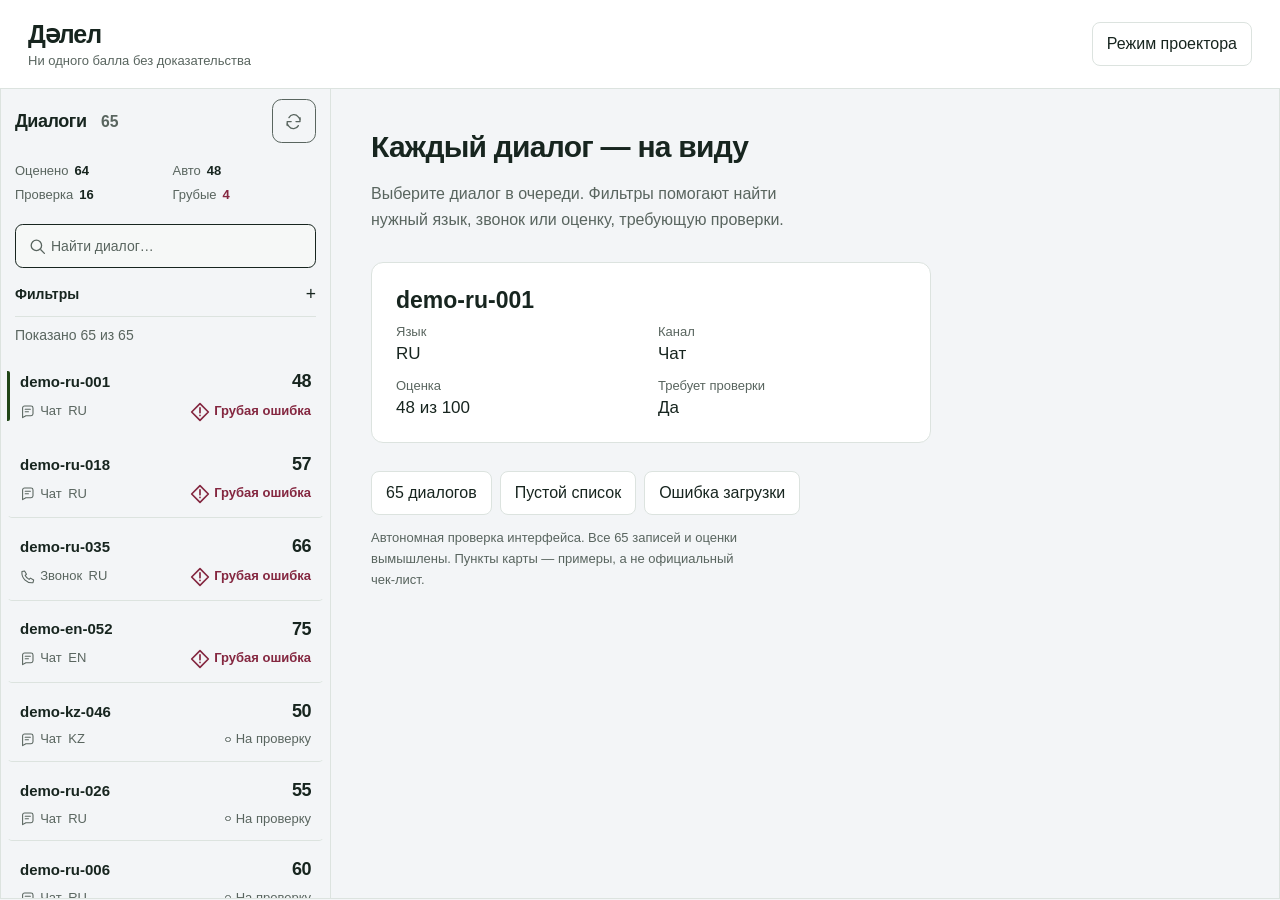
<file: web/dev/list.html>
<!doctype html>
<html lang="ru">
<head>
  <meta charset="utf-8">
  <meta name="viewport" content="width=device-width,initial-scale=1">
  <meta name="color-scheme" content="light">
  <title>Дәлел — очередь диалогов</title>
  <link rel="icon" href="data:,">
  <style>
    :root { font-family: -apple-system, BlinkMacSystemFont, "Segoe UI", sans-serif; background: #f3f5f7; color: #17251f; font-size: 16px; }
    * { box-sizing: border-box; }
    body { margin: 0; }
    .cqa-root {
      --ink: #17251f; --surface: #ffffff; --surface-alt: #f6f8f7;
      --muted: #59655f; --line: #dce3df; --brand: #a3e643; --brand-ink: #204516;
      --selection: #f0f8e9; --focus: #2859b8; --yes: #25613c; --yes-soft: #edf7ef;
      --no: #a62e35; --no-soft: #fff1f1; --partial: #835500; --partial-soft: #fff7e8;
      --critical: #842740; --critical-soft: #fff0f5; --na: #59655f;
      max-width: 1440px; margin: 0 auto; min-height: 100vh;
    }
    .demo-header { padding: 20px 28px; display: flex; justify-content: space-between; align-items: center; gap: 20px; background: var(--surface); border-bottom: 1px solid var(--line); }
    .demo-header strong { font-size: 25px; letter-spacing: -.04em; }
    .demo-header p { margin: 4px 0 0; font-size: 13px; color: var(--muted); }
    .demo-header button, .demo-controls button { min-height: 44px; border: 1px solid var(--line); border-radius: 8px; padding: 10px 14px; background: var(--surface); color: var(--ink); font: inherit; cursor: pointer; }
    .demo-header button:focus-visible, .demo-controls button:focus-visible { outline: 3px solid var(--focus); outline-offset: 2px; }
    .demo-layout { display: grid; grid-template-columns: 330px minmax(0,1fr); height: calc(100vh - 90px); min-height: 650px; border: 1px solid var(--line); border-top: 0; }
    .demo-layout[hidden] { display: none; }
    #cqa-list { min-width: 0; min-height: 0; border-right: 1px solid var(--line); }
    .demo-content { padding: 40px; overflow: auto; }
    .demo-content h1 { font-size: 30px; line-height: 1.2; margin: 0 0 10px; letter-spacing: -.025em; }
    .demo-content p { color: var(--muted); line-height: 1.6; max-width: 52ch; }
    .demo-selection { margin-top: 30px; background: var(--surface); border: 1px solid var(--line); border-radius: 12px; padding: 24px; max-width: 560px; }
    .demo-selection h2 { font-size: 23px; margin: 0 0 10px; overflow-wrap: anywhere; }
    .demo-selection dl { display: grid; grid-template-columns: 1fr 1fr; gap: 14px; margin: 0; }
    .demo-selection dt { font-size: 13px; color: var(--muted); }
    .demo-selection dd { font-size: 17px; margin: 5px 0 0; }
    .demo-controls { display: flex; flex-wrap: wrap; gap: 8px; margin-top: 28px; }
    .demo-note { font-size: 13px; }
    .projector .cq-list { font-size: 20px; }
    .demo-file { display: none; padding: 24px; line-height: 1.6; }
    @media (max-width: 767px) {
      .demo-header { padding: 16px; align-items: flex-start; }
      .demo-layout { display: flex; flex-direction: column; height: auto; min-height: 0; }
      #cqa-list { border-right: 0; border-bottom: 1px solid var(--line); }
      .demo-content { padding: 24px 16px; }
      .demo-header p { max-width: 23ch; }
    }
  </style>
</head>
<body>
  <div class="cqa-root">
    <header class="demo-header"><div><strong>Дәлел</strong><p>Ни одного балла без доказательства</p></div><button type="button" id="projector" aria-pressed="false">Режим проектора</button></header>
    <p class="demo-file" id="file-help">Для запуска откройте папку проекта в терминале: <code>python3 -m http.server 8080 --directory web</code>, затем перейдите на <code>http://localhost:8080/dev/list.html</code>.</p>
    <div class="demo-layout">
      <aside id="cqa-list"></aside>
      <main class="demo-content">
        <h1>Каждый диалог — на виду</h1>
        <p>Выберите диалог в очереди. Фильтры помогают найти нужный язык, звонок или оценку, требующую проверки.</p>
        <section class="demo-selection" aria-live="polite"><h2 id="selected-id">Выберите диалог</h2><dl><div><dt>Язык</dt><dd id="selected-language">—</dd></div><div><dt>Канал</dt><dd id="selected-channel">—</dd></div><div><dt>Оценка</dt><dd id="selected-total">—</dd></div><div><dt>Требует проверки</dt><dd id="selected-review">—</dd></div></dl></section>
        <div class="demo-controls"><button type="button" id="demo-normal">65 диалогов</button><button type="button" id="demo-empty">Пустой список</button><button type="button" id="demo-error">Ошибка загрузки</button></div>
        <p class="demo-note">Автономная проверка интерфейса. Все 65 записей и оценки вымышлены. Пункты карты — примеры, а не официальный чек-лист.</p>
      </main>
    </div>
  </div>
  <script>
    if (location.protocol === "file:") {
      document.getElementById("file-help").style.display = "block";
      document.querySelector(".demo-layout").hidden = true;
    } else {
      import("../js/list.js").then(({ mount }) => {
        const listeners = new Map();
        const rows = Array.from({ length: 65 }, (_, index) => {
          const language = index < 35 ? "RU" : index < 50 ? "KZ" : "EN";
          const channel = index >= 30 && index < 35 ? "call" : "chat";
          const critical = index % 17 === 0;
          const needs_review = critical || index % 5 === 0;
          const total = index === 64 ? null : 48 + (index * 13) % 53;
          return {
            id: "demo-" + language.toLowerCase() + "-" + String(index + 1).padStart(3, "0"),
            language, channel, total, critical, needs_review, is_mock: true,
            cells: Array.from({ length: 8 }, (_, i) => ({
              criterion_id: "C" + (i + 1),
              answer: total === null ? null : i === 5 && index % 3 === 0 ? "na" : i === 3 ? index % 3 : (index + i) % 7 === 0 ? "no" : "yes",
              confidence: index % 5 === 0 && i === 2 ? .62 : .96,
              critical_hit: critical && i === 6,
              needs_review: critical && i === 6,
            })),
          };
        });
        let mode = "normal";
        window.CQA = {
          config: { mock: true }, state: {},
          api: { conversations: async () => {
            await new Promise(resolve => setTimeout(resolve, 200));
            if (mode === "error") { mode = "normal"; throw new Error("Synthetic loading failure"); }
            return mode === "empty" ? [] : structuredClone(rows);
          } },
          bus: {
            on(name, callback) {
              if (!listeners.has(name)) listeners.set(name, new Set());
              listeners.get(name).add(callback);
              return () => listeners.get(name).delete(callback);
            },
            emit(name, payload) { for (const fn of listeners.get(name) || []) fn(payload); },
          },
        };
        const queue = mount(window.CQA);
        window.CQA.bus.on("conv:open", id => {
          const row = rows.find(item => item.id === id);
          if (!row) return;
          document.getElementById("selected-id").textContent = id;
          document.getElementById("selected-language").textContent = row.language;
          document.getElementById("selected-channel").textContent = row.channel === "call" ? "Звонок" : "Чат";
          document.getElementById("selected-total").textContent = row.total === null ? "Не оценён" : row.total + " из 100";
          document.getElementById("selected-review").textContent = row.needs_review ? "Да" : "Нет";
        });
        window.CQA.bus.emit("app:ready");
        for (const name of ["normal", "empty", "error"]) document.getElementById("demo-" + name).onclick = () => { mode = name; queue.reload(); };
        document.getElementById("projector").onclick = event => {
          const enabled = document.querySelector(".cqa-root").classList.toggle("projector");
          event.currentTarget.setAttribute("aria-pressed", String(enabled));
        };
      }).catch(() => {
        document.getElementById("file-help").style.display = "block";
        document.getElementById("file-help").textContent = "Не удалось открыть модуль. Проверьте, что страница запущена через локальный HTTP-сервер и web/js/list.js находится рядом.";
      });
    }
  </script>
</body>
</html>
</file>
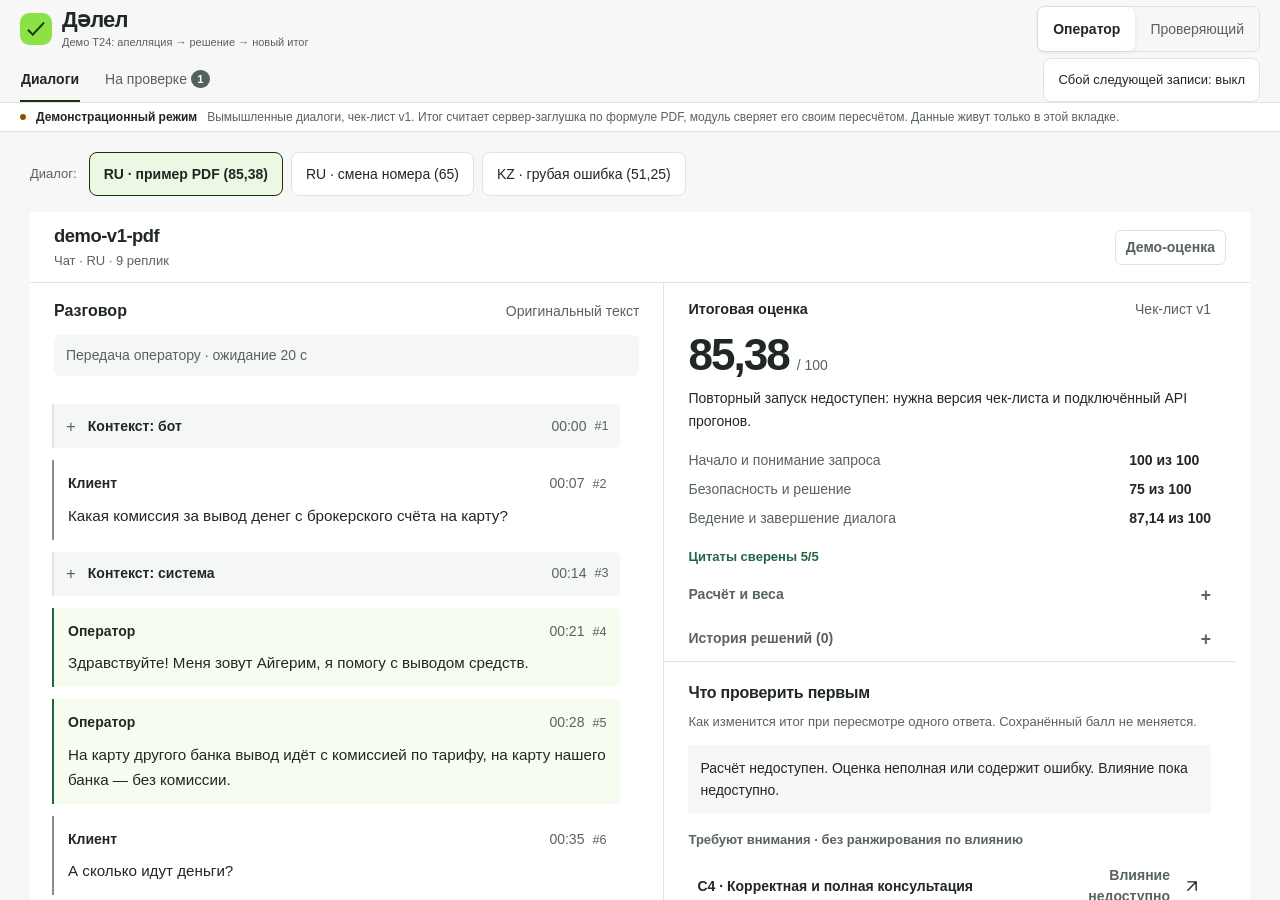
<file: web/dev/review.html>
<!doctype html>
<html lang="ru">
<head>
  <meta charset="utf-8">
  <meta name="viewport" content="width=device-width, initial-scale=1">
  <title>Дәлел — демо апелляции и решения</title>
  <link rel="icon" href="data:,">
  <link rel="stylesheet" href="../app.css">
  <style>
    .cqa-root .demo-dialogues { padding: 20px 30px 40px; }
    .cqa-root .demo-switcher { display: flex; flex-wrap: wrap; align-items: center; gap: 8px; margin: 0 0 16px; }
    .cqa-root .demo-switcher > span { color: var(--muted); font-size: 13px; margin-right: 4px; }
    .cqa-root .demo-switcher button { min-height: 44px; padding: 8px 14px; border: 1px solid var(--line); border-radius: 8px; background: var(--surface); color: var(--ink); font-size: 14px; }
    .cqa-root .demo-switcher button[aria-pressed="true"] { border-color: var(--brand-ink); background: var(--brand-soft); font-weight: 650; }
    .cqa-root .demo-switcher button:focus-visible, .cqa-root .demo-fail:focus-visible { outline: 3px solid var(--focus); outline-offset: 2px; }
    .cqa-root .demo-fail { min-height: 44px; padding: 8px 14px; border: 1px solid var(--line); border-radius: 8px; background: var(--surface); color: var(--ink); font-size: 13px; }
    .cqa-root .demo-fail[aria-pressed="true"] { border-color: var(--no); background: var(--no-bg); color: var(--no); font-weight: 650; }
    .cqa-root .demo-check { margin: 20px 0 0; padding: 18px 20px; border: 1px solid var(--line); border-radius: 12px; background: var(--surface); }
    .cqa-root .demo-check h2 { margin: 0 0 4px; font-size: 16px; }
    .cqa-root .demo-check p { margin: 0 0 10px; color: var(--muted); font-size: 13px; line-height: 1.5; }
    .cqa-root .demo-check ul { list-style: none; margin: 0; padding: 0; display: grid; gap: 6px; font-size: 14px; font-variant-numeric: tabular-nums; }
    .cqa-root .demo-check li { display: flex; flex-wrap: wrap; gap: 4px 10px; padding: 8px 0; border-top: 1px solid var(--line); }
    .cqa-root .demo-check li span { color: var(--muted); }
    .cqa-root .demo-check [data-ok="true"] { color: var(--yes); font-weight: 650; }
    .cqa-root .demo-check [data-ok="false"] { color: var(--no); font-weight: 650; }
    .cqa-root #cqa-panel-review > #cqa-review { max-width: 1500px; }
    @media (max-width: 768px) { .cqa-root .demo-dialogues { padding: 14px 16px 32px; } }
  </style>
</head>
<body style="margin:0">
  <div class="cqa-root" data-role="operator">
    <a class="cqa-skip" href="#cqa-workspace">Перейти к содержимому</a>
    <header class="cqa-header">
      <a class="cqa-brand" href="#dialogues" aria-label="Дәлел — демо апелляции">
        <svg class="cqa-brand-mark" viewBox="0 0 40 40" aria-hidden="true"><rect width="40" height="40" rx="12"/><path d="m10 21 6 6 14-15"/></svg>
        <span><strong>Дәлел</strong><small>Демо T24: апелляция → решение → новый итог</small></span>
      </a>
      <div class="cqa-header-controls">
        <div class="cqa-role-group" role="group" aria-label="Рабочая роль">
          <button type="button" data-role="operator" aria-pressed="true">Оператор</button>
          <button type="button" data-role="reviewer" aria-pressed="false">Проверяющий</button>
        </div>
      </div>
    </header>
    <div class="cqa-navigation">
      <nav class="cqa-tabs" role="tablist" aria-label="Разделы демо">
        <button type="button" role="tab" id="cqa-tab-dialogues" aria-controls="cqa-panel-dialogues" aria-selected="true" tabindex="0" data-tab="dialogues">Диалоги</button>
        <button type="button" role="tab" id="cqa-tab-review" aria-controls="cqa-panel-review" aria-selected="false" tabindex="-1" data-tab="review">На проверке</button>
      </nav>
      <button type="button" class="demo-fail" id="demo-fail" aria-pressed="false">Сбой следующей записи: выкл</button>
    </div>
    <div class="cqa-mode-strip" role="status"><span class="cqa-mode-dot" aria-hidden="true"></span><strong id="demo-mode-title">Демонстрационный режим</strong><span id="cqa-mode-description">Вымышленные диалоги, чек-лист v1. Итог считает сервер-заглушка по формуле PDF, модуль сверяет его своим пересчётом. Данные живут только в этой вкладке.</span></div>
    <main id="cqa-workspace" class="cqa-workspace" tabindex="-1">
      <section class="cqa-tab-panel demo-dialogues" id="cqa-panel-dialogues" role="tabpanel" aria-labelledby="cqa-tab-dialogues">
        <nav class="demo-switcher" id="demo-switcher" aria-label="Синтетические диалоги"><span>Диалог:</span></nav>
        <div id="cqa-card" class="cqa-card-mount"></div>
        <section class="demo-check" aria-labelledby="demo-check-title">
          <h2 id="demo-check-title">Сверка чисел</h2>
          <p>Сервер-заглушка считает итог своей реализацией формулы v1. Модуль T24 независимо пересчитывает тот же итог из ответов ИИ и решений.</p>
          <ul id="demo-check-list"><li>Откройте диалог.</li></ul>
        </section>
      </section>
      <section class="cqa-tab-panel" id="cqa-panel-review" role="tabpanel" aria-labelledby="cqa-tab-review" hidden><div id="cqa-review"></div></section>
    </main>
    <div id="cqa-announcer" class="cqa-visually-hidden" aria-live="polite" aria-atomic="true"></div>
    <div id="cqa-toast" class="cqa-toast" role="status" hidden></div>
  </div>
  <script type="module">
    const byId = id => document.getElementById(id);
    if (location.protocol === 'file:') {
      byId('cqa-card').textContent = 'Откройте через HTTP: python3 -m http.server 8000 --directory web, затем http://localhost:8000/dev/review.html';
    } else {
      start().catch(error => { byId('cqa-card').textContent = `Демо не запустилось: ${error.message}`; });
    }

    async function start() {
      const params = new URLSearchParams(location.search);
      const root = document.querySelector('.cqa-root');
      const listeners = new Map();
      const bus = {
        on(name, fn) { if (!listeners.has(name)) listeners.set(name, new Set()); listeners.get(name).add(fn); return () => listeners.get(name)?.delete(fn); },
        emit(name, payload) {
          for (const fn of [...(listeners.get(name) || [])]) {
            try { const result = fn(payload); if (result?.catch) result.catch(error => toast(error.message)); } catch (error) { toast(error.message); }
          }
        },
      };
      const CQA = window.CQA = { config: { role: 'operator', mock: true, locale: 'ru' }, state: { tab: 'dialogues', modules: {}, checklistVersion: 1 }, bus, api: null };
      let toastTimer = 0;
      function toast(message) { clearTimeout(toastTimer); const node = byId('cqa-toast'); node.textContent = String(message); node.hidden = false; toastTimer = setTimeout(() => { node.hidden = true; }, 5000); }
      CQA.toast = toast;
      CQA.announce = message => { byId('cqa-announcer').textContent = message; };
      const tabs = ['dialogues', 'review'];
      function setTab(tab, focus = false) {
        if (!tabs.includes(tab)) return;
        CQA.state.tab = tab;
        for (const name of tabs) {
          const button = byId(`cqa-tab-${name}`);
          button.setAttribute('aria-selected', String(name === tab)); button.tabIndex = name === tab ? 0 : -1;
          if (name === tab && focus) button.focus();
          byId(`cqa-panel-${name}`).hidden = name !== tab;
        }
        bus.emit('tab:changed', tab);
      }
      function setRole(role) {
        CQA.config.role = role; CQA.state.role = role; root.dataset.role = role;
        root.querySelectorAll('[data-role]').forEach(button => button.setAttribute('aria-pressed', String(button.dataset.role === role)));
        bus.emit('role:changed', role);
        CQA.announce(role === 'operator' ? 'Роль: оператор' : 'Роль: проверяющий');
      }
      CQA.setTab = setTab; CQA.setRole = setRole;
      root.querySelectorAll('[data-tab]').forEach(button => button.addEventListener('click', () => setTab(button.dataset.tab)));
      root.querySelector('[role="tablist"]').addEventListener('keydown', event => {
        if (!['ArrowLeft', 'ArrowRight', 'Home', 'End'].includes(event.key)) return;
        event.preventDefault();
        const index = tabs.indexOf(CQA.state.tab);
        setTab(event.key === 'Home' ? tabs[0] : event.key === 'End' ? tabs.at(-1) : tabs[(index + 1) % tabs.length], true);
      });
      root.querySelectorAll('[data-role]').forEach(button => button.addEventListener('click', () => setRole(button.dataset.role)));
      bus.on('conv:open', id => { CQA.state.activeConversationId = id; setTab('dialogues'); reflectSwitcher(id); });
      const failButton = byId('demo-fail');
      failButton.addEventListener('click', () => {
        const next = failButton.getAttribute('aria-pressed') !== 'true';
        failButton.setAttribute('aria-pressed', String(next));
        failButton.textContent = `Сбой следующей записи: ${next ? 'вкл' : 'выкл'}`;
      });

      let ids;
      if (params.get('api') === 'shared') {
        const { createApi } = await import('../js/api.js');
        CQA.api = createApi(CQA);
        CQA.state.checklists = await CQA.api.checklists();
        ids = (await CQA.api.conversations()).slice(0, 3).map(row => [row.id, row.id]);
        byId('cqa-mode-description').textContent = 'Общий мок api.js (синтетический чек-лист волны 1). Сбой записи здесь не моделируется.';
        failButton.hidden = true;
      } else {
        const demo = createDemoServer(() => failButton.getAttribute('aria-pressed') === 'true', () => { failButton.setAttribute('aria-pressed', 'false'); failButton.textContent = 'Сбой следующей записи: выкл'; });
        CQA.api = demo.api;
        CQA.state.checklists = [structuredClone(demo.checklist)];
        ids = demo.labels;
      }
      const switcher = byId('demo-switcher');
      for (const [id, label] of ids) {
        const button = document.createElement('button');
        button.type = 'button'; button.dataset.id = id; button.textContent = label; button.setAttribute('aria-pressed', 'false');
        button.addEventListener('click', () => bus.emit('conv:open', id));
        switcher.append(button);
      }
      function reflectSwitcher(id) { switcher.querySelectorAll('button').forEach(button => button.setAttribute('aria-pressed', String(button.dataset.id === id))); }

      const [{ mount: mountCard }, review] = await Promise.all([import('../js/card.js'), import('../js/review.js')]);
      mountCard(CQA); CQA.state.modules.card = true;
      review.mount(CQA); CQA.state.modules.review = true;
      installCheck(CQA, review);
      setRole('operator');
      setTab(location.hash === '#review' ? 'review' : 'dialogues');
      bus.emit('app:ready', CQA);
      bus.emit('conv:open', ids[0][0]);
    }

    function installCheck(CQA, review) {
      const list = byId('demo-check-list');
      const decisions = new Map();
      const row = (label, value, ok) => { const li = document.createElement('li'); const name = document.createElement('span'); name.textContent = label; const text = document.createElement('strong'); text.textContent = value; li.append(name, text); if (ok !== undefined) { const mark = document.createElement('b'); mark.dataset.ok = String(ok); mark.textContent = ok ? 'совпадает' : 'расхождение'; li.append(mark); } return li; };
      CQA.bus.on('decision:saved', payload => { if (payload?.conv_id) decisions.set(payload.conv_id, payload); });
      CQA.bus.on('conv:loaded', detail => {
        const history = review.buildHistory(detail, CQA.state.checklists?.[0]);
        const f = review.formatNumber;
        const auditAi = [...(detail.audit || [])].reverse().find(event => event.event === 'eval.completed');
        const serverAi = auditAi?.payload?.total;
        const items = [
          row('Итог сервера (score.total)', f(detail.score?.total)),
          row('Пересчёт модуля по формуле чек-листа', f(history.finalScore?.total), history.verified === true),
        ];
        if (serverAi !== undefined) items.push(row('Итог ИИ: сервер / пересчёт модуля из исходных ответов', `${f(serverAi)} / ${f(history.aiScore?.total)}`, serverAi === history.aiScore?.total));
        items.push(row('В карточке: Итог ИИ → Финал', `${f(history.aiTotal)} → ${f(history.finalTotal)}`));
        const last = decisions.get(detail.id);
        if (last) items.push(row('Последнее решение: сервер вернул', `${f(last.old_total)} → ${f(last.new_total)}`, last.new_total === detail.score?.total));
        list.replaceChildren(...items);
      });
    }

    /* Synthetic server for the dev page. Checklist v1 semantics; independent implementation of the PDF formula. */
    function createDemoServer(shouldFail, resetFail) {
      const checklist = {
        checklist_id: 'freedom-chat-quality', version: 1, name: 'Чек-лист качества чатов', rounding: { total: 2, mode: 'half_up' },
        sections: ['Начало и понимание запроса', 'Безопасность и решение', 'Ведение и завершение диалога', 'Грубые нарушения'],
        criteria: [
          { id: 'C1', section: 'Начало и понимание запроса', title: 'Установление контакта', answer_type: 'binary', weight: 10, max_points: 10, scale: null, na_allowed: false, na_rule: '', critical: false, description: 'Да — оператор поздоровался на языке клиента и представился в первом ответе.' },
          { id: 'C2', section: 'Начало и понимание запроса', title: 'Выявление потребности', answer_type: 'binary', weight: 15, max_points: 15, scale: null, na_allowed: true, na_rule: 'N/A — данных для ответа хватало с самого начала.', critical: false, description: 'Да — оператор учёл известные детали и уточнил недостающее до ответа.' },
          { id: 'C3', section: 'Безопасность и решение', title: 'Идентификация', answer_type: 'binary', weight: 20, max_points: 20, scale: null, na_allowed: true, na_rule: 'N/A — запрос не требовал идентификации.', critical: false, description: 'Да — проверка личности подтверждена до раскрытия данных или защищённого действия.' },
          { id: 'C4', section: 'Безопасность и решение', title: 'Корректная и полная консультация', answer_type: 'scale', weight: 20, max_points: 20, scale: [0, 5, 10, 15, 20], scale_labels: { 20: 'Все существенные вопросы закрыты или дан корректный следующий шаг.', 15: 'Основной вопрос решён, пропущена второстепенная деталь.', 10: 'Часть запроса закрыта, существенный вопрос остался открытым.', 5: 'Есть общая подсказка, но клиенту всё ещё непонятно, как действовать.', 0: 'Ответа по существу нет или ключевая рекомендация ошибочна.' }, na_allowed: true, na_rule: 'N/A — чат закончился до того, как клиент сформулировал запрос.', critical: false, description: 'Оцените ответ или следующий шаг по шкале.' },
          { id: 'C5', section: 'Ведение и завершение диалога', title: 'Эмпатия и клиентоориентированность', answer_type: 'binary', weight: 15, max_points: 15, scale: null, na_allowed: false, na_rule: '', critical: false, description: 'Да — оператор вежлив и отреагировал на конкретную проблему клиента.' },
          { id: 'C6', section: 'Ведение и завершение диалога', title: 'Управление диалогом, скорость и грамотность', answer_type: 'scale', weight: 15, max_points: 15, scale: [0, 4, 7, 10], scale_labels: { 10: 'Ответы ясные и связные.', 7: 'Один заметный сбой, но клиент может понять ответ и продолжить.', 4: 'Клиенту приходится переспрашивать из-за формулировок или порядка ответов.', 0: 'Ход диалога непонятен.' }, na_allowed: false, na_rule: '', critical: false, description: 'Оцените ясность, порядок ответов и предупреждение об ожидании по шкале.' },
          { id: 'C7', section: 'Ведение и завершение диалога', title: 'Завершение', answer_type: 'binary', weight: 5, max_points: 5, scale: null, na_allowed: true, na_rule: 'N/A — чат оборвался до возможности его завершить.', critical: false, description: 'Да — оператор подвёл итог или предложил дальнейшую помощь и попрощался.' },
          { id: 'C8', section: 'Грубые нарушения', title: 'Грубые ошибки', answer_type: 'binary', weight: 0, max_points: 0, scale: null, na_allowed: false, na_rule: '', critical: true, critical_rule: 'Без баллов. «Да» = нарушение выявлено.', description: 'Да — оскорбление, платная услуга в обход компании или раскрытие конфиденциальной информации.' },
        ],
      };
      const now = Date.now();
      const iso = minutesAgo => new Date(now - minutesAgo * 60000).toISOString();
      const clone = value => structuredClone(value);
      const wait = ms => new Promise(resolve => setTimeout(resolve, ms));
      const fail = () => { if (shouldFail()) { resetFail(); throw new Error('Сервер вернул ошибку 503. Запись не выполнена.'); } };
      const dialogs = [
        { id: 'demo-v1-pdf', label: 'RU · пример PDF (85,38)', language: 'RU', minutes: 180, operatorMessages: [
          ['bot', 'Здравствуйте! Я виртуальный помощник. Опишите ваш вопрос.'],
          ['client', 'Какая комиссия за вывод денег с брокерского счёта на карту?'],
          ['system', 'Диалог передан оператору.'],
          ['operator', 'Здравствуйте! Меня зовут Айгерим, я помогу с выводом средств.'],
          ['operator', 'На карту другого банка вывод идёт с комиссией по тарифу, на карту нашего банка — без комиссии.'],
          ['client', 'А сколько идут деньги?'],
          ['operator', 'Обычно один рабочий день. Извините, сначала ответила неточно: заявки в выходные обрабатываются в понедельник.'],
          ['client', 'Понятно, спасибо.'],
          ['operator', 'Рада помочь! Если появятся вопросы — пишите. Хорошего дня!'],
        ], evals: {
          C1: { answer: 'yes', quote: [3, 'Здравствуйте! Меня зовут Айгерим'], explanation: 'Оператор поздоровался на языке клиента и представился в первом ответе.' },
          C2: { answer: 'na', na_reason: 'Клиент сразу назвал операцию и направление вывода: данных хватало.', explanation: 'Уточнять было нечего.' },
          C3: { answer: 'na', na_reason: 'Общий вопрос о комиссии не требует идентификации.', explanation: 'Защищённых действий не было.' },
          C4: { answer: 15, quote: [4, 'на карту нашего банка — без комиссии'], explanation: 'Ответ по комиссии дан, но срок зачисления оператор назвал только после вопроса клиента.', confidence: 0.64 },
          C5: { answer: 'yes', quote: [8, 'Рада помочь!'], explanation: 'Оператор вежлив на протяжении диалога.' },
          C6: { answer: 7, quote: [6, 'Извините, сначала ответила неточно'], explanation: 'Один заметный сбой: оператор поправила свой ответ о сроках.' },
          C7: { answer: 'yes', quote: [8, 'Если появятся вопросы — пишите. Хорошего дня!'], explanation: 'Оператор предложил помощь и попрощался.' },
          C8: { answer: 'no', range: [3, 8], explanation: 'Оскорблений, платных услуг в обход компании и раскрытия данных не найдено.' },
        } },
        { id: 'demo-v1-id', label: 'RU · смена номера (65)', language: 'RU', minutes: 95, operatorMessages: [
          ['bot', 'Здравствуйте! Чем могу помочь?'],
          ['client', 'Хочу сменить номер телефона в профиле, старая сим-карта утеряна.'],
          ['system', 'Клиент переведён на оператора.'],
          ['operator', 'Здравствуйте! Меня зовут Тимур. Подскажите, какой номер указать новым?'],
          ['client', 'Новый номер оканчивается на 00-00.'],
          ['operator', 'Готово, номер в профиле изменён на новый.'],
          ['client', 'Спасибо!'],
          ['system', 'Клиент закрыл чат.'],
        ], evals: {
          C1: { answer: 'yes', quote: [3, 'Здравствуйте! Меня зовут Тимур.'], explanation: 'Приветствие и имя в первом ответе.' },
          C2: { answer: 'yes', quote: [3, 'Подскажите, какой номер указать новым?'], explanation: 'Оператор уточнил недостающие данные.' },
          C3: { answer: 'no', range: [3, 5], explanation: 'Смена номера — защищённое действие, но проверка личности в чате не проведена.', confidence: 0.91 },
          C4: { answer: 10, quote: [5, 'Готово, номер в профиле изменён на новый.'], explanation: 'Действие выполнено, но без проверки и без объяснения последствий.' },
          C5: { answer: 'yes', quote: [5, 'Готово, номер в профиле изменён на новый.'], explanation: 'Вежливый тон.' },
          C6: { answer: 10, quote: [3, 'Подскажите, какой номер указать новым?'], explanation: 'Ответы ясные и связные.' },
          C7: { answer: 'no', range: [5, 5], explanation: 'Оператор не предложил помощь и не попрощался.', confidence: 0.58 },
          C8: { answer: 'no', range: [3, 5], explanation: 'Грубых нарушений не найдено.' },
        }, appeals: [{ id: 'demo-appeal-open', criterion_id: 'C7', comment: 'Клиент закрыл чат сразу после ответа — попрощаться было невозможно. Прошу N/A.', message_ids: [6, 7], minutes: 25 }] },
        { id: 'demo-v1-kz', label: 'KZ · грубая ошибка (51,25)', language: 'KZ', minutes: 240, operatorMessages: [
          ['bot', 'Сәлеметсіз бе! Сұрағыңызды жазыңыз.'],
          ['client', 'Шотыма ақшаны қалай салуға болады?'],
          ['operator', 'Сәлеметсіз бе! Менің атым Ерлан, көмектесемін.'],
          ['operator', 'Қосымшада «Толықтыру» бөлімін ашыңыз.'],
          ['client', 'Ол жерде карта таңдалмайды.'],
          ['operator', 'Жеке нөміріңізді жазыңыз, ақылы кеңесті өзім жеке беремін.'],
          ['client', 'Жоқ, рақмет.'],
          ['operator', 'Жақсы. Тағы сұрақ болса, жазыңыз. Сау болыңыз!'],
        ], evals: {
          C1: { answer: 'yes', quote: [2, 'Сәлеметсіз бе! Менің атым Ерлан'], explanation: 'Приветствие на казахском и имя в первом ответе.' },
          C2: { answer: 'yes', quote: [3, 'Қосымшада «Толықтыру» бөлімін ашыңыз.'], explanation: 'Запрос понятен, оператор сразу перешёл к ответу.' },
          C3: { answer: 'na', na_reason: 'Пополнение через приложение не требовало идентификации в чате.', explanation: 'Защищённых действий не было.' },
          C4: { answer: 5, quote: [3, 'Қосымшада «Толықтыру» бөлімін ашыңыз.'], explanation: 'Есть общая подсказка, но проблема с выбором карты не решена.' },
          C5: { answer: 'no', range: [2, 7], explanation: 'Оператор не отреагировал на проблему клиента с картой.' },
          C6: { answer: 4, quote: [3, 'Қосымшада «Толықтыру» бөлімін ашыңыз.'], explanation: 'Клиенту пришлось вернуться к той же проблеме.' },
          C7: { answer: 'yes', quote: [7, 'Тағы сұрақ болса, жазыңыз. Сау болыңыз!'], explanation: 'Оператор предложил помощь и попрощался.' },
          C8: { answer: 'yes', quote: [5, 'ақылы кеңесті өзім жеке беремін'], explanation: 'Оператор предложил платную консультацию в обход компании.', confidence: 0.88 },
        }, appeals: [{ id: 'demo-appeal-closed', criterion_id: 'C6', comment: 'Клиент понял, где пополнить: раздел я назвал сразу.', message_ids: [3], minutes: 120, decision: { id: 'demo-decision-closed', action: 'confirm', reason: 'Проблему с выбором карты оператор не разобрал: клиенту пришлось вернуться к вопросу.', minutes: 110 } }] },
      ];
      const details = new Map();
      const appeals = new Map();
      let sequence = 0;
      const nextId = prefix => `${prefix}-${Date.now().toString(36)}-${++sequence}`;

      function fraction(criterion, answer) {
        if (answer === 'yes') return 1;
        if (answer === 'no') return 0;
        if (typeof answer === 'number') return answer / Math.max(...criterion.scale);
        return null;
      }
      function serverScore(id, answers, aiCritical) {
        let applicable = 0, points = 0;
        for (const criterion of checklist.criteria) {
          const answer = answers[criterion.id];
          if (criterion.critical || !(criterion.weight > 0) || answer === 'na' || answer == null) continue;
          applicable += criterion.weight; points += fraction(criterion, answer) * criterion.weight;
        }
        const raw = applicable ? points / applicable * 100 : null;
        const total = raw === null ? null : Math.round(raw * 100 + 1e-9) / 100;
        const lines = checklist.criteria.map(criterion => {
          const answer = answers[criterion.id];
          const flag = criterion.critical && !(criterion.weight > 0);
          const value = answer === 'na' || flag ? null : fraction(criterion, answer);
          const effective = value === null || !applicable ? 0 : criterion.weight / applicable * 100;
          return { criterion_id: criterion.id, answer, points: value === null ? null : value * criterion.max_points, max_points: criterion.max_points, weight: criterion.weight, weight_effective: effective, contribution: value === null ? 0 : value * effective, is_na: answer === 'na' };
        });
        const sections = {};
        for (const section of checklist.sections.slice(0, 3)) {
          let w = 0, p = 0;
          for (const criterion of checklist.criteria.filter(item => item.section === section)) {
            const answer = answers[criterion.id];
            if (answer === 'na' || answer == null || !(criterion.weight > 0)) continue;
            w += criterion.weight; p += fraction(criterion, answer) * criterion.weight;
          }
          sections[section] = w ? Math.round(p / w * 10000 + 1e-9) / 100 : null;
        }
        return { conv_id: id, checklist_version: 1, total, total_raw: raw, sections, critical: answers.C8 === 'yes', lines,
          formula_steps: [`Сумма применимых весов: ${applicable}.`, `Баллы: ${Math.round(points * 100) / 100}.`, raw === null ? 'Применимых критериев нет: итог не считается.' : `Итог = ${Math.round(points * 100) / 100} / ${applicable} × 100 = ${total}.`], ai_critical: aiCritical };
      }
      function finalAnswers(detail) {
        const answers = Object.fromEntries(detail.evals.map(item => [item.criterion_id, item.answer]));
        for (const decision of detail.decisions) { const appeal = detail.appeals.find(item => item.id === decision.appeal_id); if (appeal) answers[appeal.criterion_id] = decision.new_answer; }
        return answers;
      }
      function rescore(detail) { detail.score = serverScore(detail.id, finalAnswers(detail), detail.evals.some(item => item.critical_hit)); return detail.score; }

      for (const dialog of dialogs) {
        const messages = dialog.operatorMessages.map(([speaker, text], idx) => ({ id: `${dialog.id}:${idx}`, idx, speaker, text, ts_raw: `00:${String(idx * 7).padStart(2, '0')}`, t_sec: idx * 7, rec_sec: null }));
        const evals = checklist.criteria.map(criterion => {
          const spec = dialog.evals[criterion.id];
          const evidence = [];
          if (spec.quote) {
            const message = messages[spec.quote[0]];
            const start = message.text.indexOf(spec.quote[1]);
            evidence.push({ message_id: message.id, quote: spec.quote[1], start, end: start + spec.quote[1].length, valid: true });
          }
          const confidence = spec.confidence ?? 0.9;
          return { conv_id: dialog.id, criterion_id: criterion.id, criterion_hash: `demo-${criterion.id}`, prompt_version: 'demo-ui', answer: spec.answer, evidence,
            checked_range: spec.range ? [messages[spec.range[0]].id, messages[spec.range[1]].id] : null, na_reason: spec.na_reason || null, explanation: spec.explanation,
            suggestion: null, confidence, critical_hit: criterion.critical && spec.answer === 'yes', model: 'demo-ui (без LLM)', tokens_in: 0, tokens_out: 0, cost_kzt: 0, latency_ms: 0,
            needs_review: confidence < 0.7 || (criterion.critical && spec.answer === 'yes'), review_reasons: confidence < 0.7 ? ['Низкая уверенность (демо)'] : [] };
        });
        const detail = { id: dialog.id, channel: 'chat', language: dialog.language, group_id: 'SYNTHETIC', messages, meta: { wait_sec: 20, recording_gaps: [], lang_switches: [] }, audio_url: null,
          evals, score: null, checklist: clone(checklist), appeals: [], decisions: [], audit: [], is_mock: true };
        const aiScore = rescore(detail);
        detail.audit.push({ id: 1, entity: 'conversation', entity_id: dialog.id, event: 'eval.completed', payload: { total: aiScore.total, model: 'demo-ui (без LLM)' }, ts: iso(dialog.minutes) });
        for (const seed of dialog.appeals || []) {
          const appeal = { id: seed.id, conv_id: dialog.id, criterion_id: seed.criterion_id, comment: seed.comment, message_ids: seed.message_ids.map(i => messages[i].id), status: seed.decision ? 'decided' : 'open', created_at: iso(seed.minutes), is_mock: true };
          detail.appeals.push(appeal); appeals.set(appeal.id, appeal);
          detail.audit.push({ id: detail.audit.length + 1, entity: 'appeal', entity_id: appeal.id, event: 'appeal.created', payload: { criterion_id: appeal.criterion_id }, ts: appeal.created_at });
          if (seed.decision) {
            const before = detail.score.total;
            const current = finalAnswers(detail)[appeal.criterion_id];
            const decision = { id: seed.decision.id, appeal_id: appeal.id, action: seed.decision.action, old_answer: current, new_answer: current, reason: seed.decision.reason, created_at: iso(seed.decision.minutes), is_mock: true };
            detail.decisions.push(decision);
            const after = rescore(detail).total;
            detail.audit.push({ id: detail.audit.length + 1, entity: 'decision', entity_id: decision.id, event: 'decision.saved', payload: { appeal_id: appeal.id }, ts: decision.created_at });
            detail.audit.push({ id: detail.audit.length + 1, entity: 'conversation', entity_id: dialog.id, event: 'score.recalculated', payload: { decision_id: decision.id, old_total: before, new_total: after }, ts: decision.created_at });
          }
        }
        details.set(dialog.id, detail);
      }
      const getDetail = id => { const detail = details.get(id); if (!detail) throw new Error('Диалог не найден.'); return detail; };
      function validAnswer(criterion, answer) {
        if (answer === 'na') return criterion.na_allowed;
        if (criterion.answer_type === 'scale') return typeof answer === 'number' && criterion.scale.includes(answer);
        return answer === 'yes' || answer === 'no';
      }
      const api = {
        async conversations() { await wait(80); return [...details.values()].map(detail => ({ id: detail.id, channel: detail.channel, language: detail.language, total: detail.score.total, critical: detail.score.critical, needs_review: detail.evals.some(item => item.needs_review), is_mock: true })); },
        async conversation(id) { await wait(140); return clone(getDetail(id)); },
        async checklists() { return [clone(checklist)]; },
        async appeals(filters = {}) { await wait(120); return clone([...appeals.values()].filter(item => !filters.status || item.status === filters.status)); },
        async createAppeal(body) {
          await wait(260); fail();
          const detail = getDetail(body.conv_id);
          if (!String(body.comment || '').trim()) throw new Error('Напишите комментарий к апелляции.');
          if (!detail.evals.some(item => item.criterion_id === body.criterion_id)) throw new Error('Критерий не найден в оценке.');
          if (detail.appeals.some(item => item.criterion_id === body.criterion_id && item.status === 'open')) throw new Error('По этому критерию апелляция уже на проверке.');
          if ((body.message_ids || []).some(id => !detail.messages.some(message => message.id === id))) throw new Error('Отмечена несуществующая реплика.');
          const appeal = { id: nextId('demo-appeal'), conv_id: body.conv_id, criterion_id: body.criterion_id, comment: body.comment.trim(), message_ids: [...(body.message_ids || [])], status: 'open', created_at: new Date().toISOString(), is_mock: true };
          appeals.set(appeal.id, appeal); detail.appeals.push(appeal);
          detail.audit.push({ id: detail.audit.length + 1, entity: 'appeal', entity_id: appeal.id, event: 'appeal.created', payload: { criterion_id: appeal.criterion_id }, ts: appeal.created_at });
          return clone(appeal);
        },
        async dossier(id) {
          await wait(900);
          const appeal = appeals.get(id); if (!appeal) throw new Error('Апелляция не найдена.');
          const detail = getDetail(appeal.conv_id);
          const evaluation = detail.evals.find(item => item.criterion_id === appeal.criterion_id);
          const evidenceIds = new Set(evaluation.evidence.map(item => item.message_id));
          const pro = evaluation.evidence.map(item => ({ text: `ИИ опирался на эту реплику: ${evaluation.explanation}`, quote: item.quote, message_id: item.message_id }));
          if (!pro.length) pro.push({ text: evaluation.na_reason ? `Причина N/A: ${evaluation.na_reason}` : evaluation.explanation });
          const contra = [{ text: `Позиция оператора: «${appeal.comment}»` }];
          for (const messageId of appeal.message_ids.filter(item => !evidenceIds.has(item))) {
            const message = detail.messages.find(item => item.id === messageId);
            contra.push({ text: 'Оператор отметил реплику, на которую ИИ не сослался.', quote: message.text, message_id: messageId });
          }
          return { appeal_id: id, arguments_for: pro, arguments_against: contra, recommendation: { text: 'Демо-досье собрано правилами без модели. Сравните реплики и решите сами.', action: null }, is_mock: true };
        },
        async createDecision(body) {
          await wait(320); fail();
          if (!String(body.reason || '').trim()) throw new Error('Укажите причину решения.');
          if (!['confirm', 'change'].includes(body.action)) throw new Error('Выберите решение.');
          const appeal = appeals.get(body.appeal_id); if (!appeal) throw new Error('Апелляция не найдена.');
          if (appeal.status !== 'open') throw new Error('Решение уже сохранено.');
          const detail = getDetail(appeal.conv_id);
          const criterion = checklist.criteria.find(item => item.id === appeal.criterion_id);
          const current = finalAnswers(detail)[appeal.criterion_id];
          const answer = body.action === 'confirm' ? current : body.new_answer;
          if (!validAnswer(criterion, answer)) throw new Error('Ответ не соответствует типу критерия.');
          const oldTotal = detail.score.total;
          const decision = { id: nextId('demo-decision'), appeal_id: appeal.id, action: body.action, old_answer: current, new_answer: answer, reason: body.reason.trim(), created_at: new Date().toISOString(), is_mock: true };
          detail.decisions.push(decision); appeal.status = 'decided';
          const stored = detail.appeals.find(item => item.id === appeal.id); if (stored) stored.status = 'decided';
          const score = rescore(detail);
          detail.audit.push({ id: detail.audit.length + 1, entity: 'decision', entity_id: decision.id, event: 'decision.saved', payload: { appeal_id: appeal.id }, ts: decision.created_at });
          detail.audit.push({ id: detail.audit.length + 1, entity: 'conversation', entity_id: detail.id, event: 'score.recalculated', payload: { decision_id: decision.id, old_total: oldTotal, new_total: score.total }, ts: decision.created_at });
          return { old_total: oldTotal, new_total: score.total, decision: clone(decision), score: clone(score), is_mock: true };
        },
      };
      return { api, checklist, labels: dialogs.map(dialog => [dialog.id, dialog.label]) };
    }
  </script>
</body>
</html>
</file>
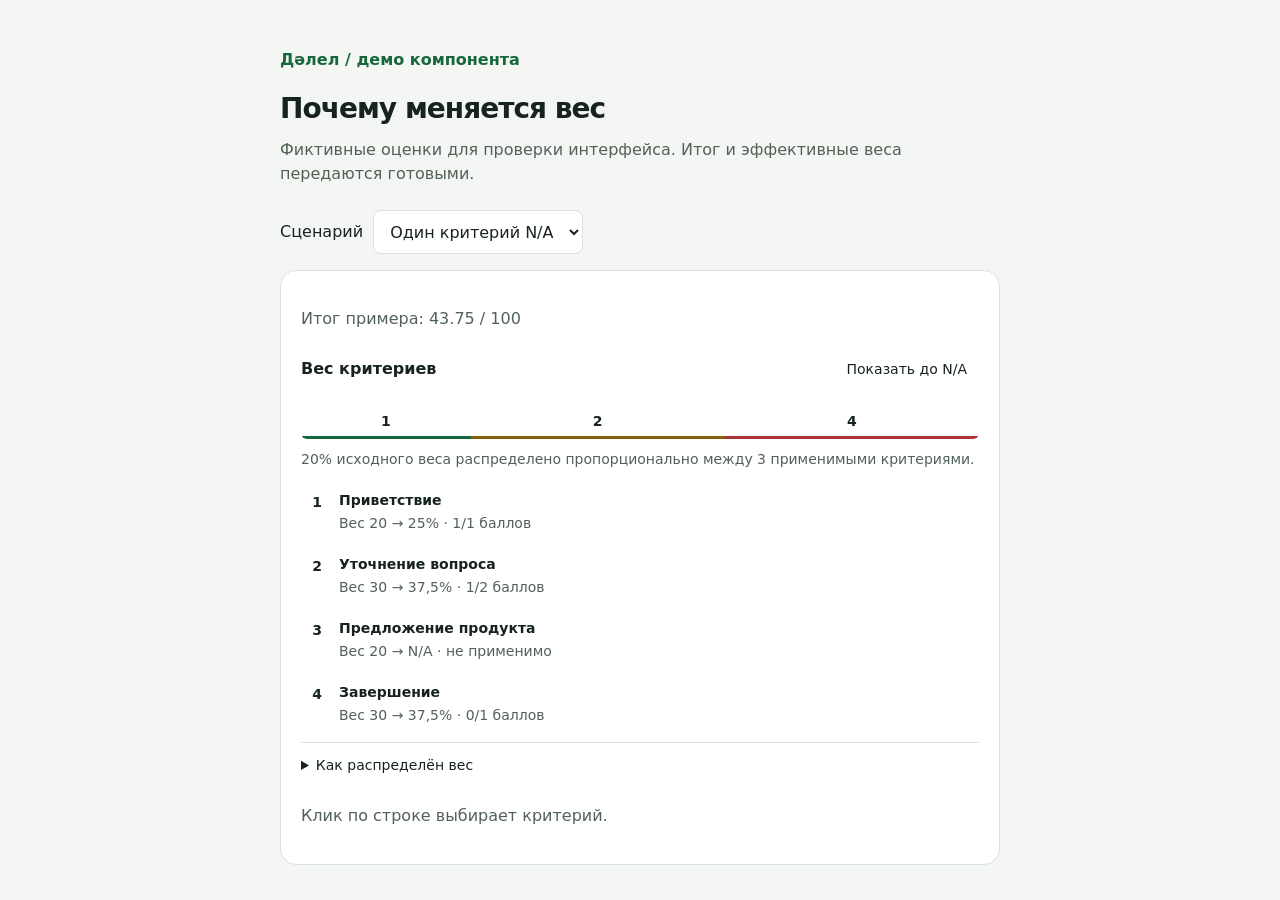
<file: web/dev/weights.html>
<!doctype html>
<html lang="ru"><head><meta charset="utf-8"><meta name="viewport" content="width=device-width,initial-scale=1"><title>Дәлел — лента весов</title><style>
.cqa-root { --brand:#99dc40; --brand-ink:#213214; --surface:#fff; --ink:#17231d; --muted:#526158; --line:#dbe2dc; --yes:#17673d; --no:#ac3333; --partial:#88600b; --na:#626d66; --focus:#2468c4; color:var(--ink); background:#f3f6f3; font:16px/1.5 system-ui,sans-serif; margin:0; padding:32px 20px; min-height:100vh; box-sizing:border-box; }
.cqa-root * { box-sizing:border-box; }
.cqa-root .demo { max-width:720px; margin:auto; }
.cqa-root h1 { font-size:28px; letter-spacing:-.035em; margin:8px 0; }
.cqa-root .lede { color:var(--muted); margin:0 0 24px; }
.cqa-root .controls { display:flex; flex-wrap:wrap; gap:10px; align-items:center; margin-block:16px; }
.cqa-root .controls button,.cqa-root .controls select { font:inherit; min-height:44px; padding:8px 12px; border:1px solid var(--line); border-radius:8px; background:var(--surface); color:var(--ink); cursor:pointer; max-width:100%; }
.cqa-root .controls button:focus-visible,.cqa-root .controls select:focus-visible { outline:3px solid var(--focus); outline-offset:3px; }
.cqa-root .panel { border:1px solid var(--line); border-radius:16px; padding:20px; background:var(--surface); }
.cqa-root .badge { color:var(--yes); font-weight:650; }
.cqa-root .launch { padding:16px; border:1px solid var(--line); background:var(--surface); }
.cqa-root .launch[hidden] { display:none; }
.cqa-root code { overflow-wrap:anywhere; }
.cqa-root .result { color:var(--muted); font-variant-numeric:tabular-nums; }
@media(max-width:480px) { .cqa-root {padding:20px 12px;} .cqa-root .panel {padding:12px;} }
</style></head>
<body class="cqa-root"><main class="demo"><p class="badge">Дәлел / демо компонента</p><h1>Почему меняется вес</h1><p class="lede">Фиктивные оценки для проверки интерфейса. Итог и эффективные веса передаются готовыми.</p>
<div id="launch" class="launch" hidden>Откройте страницу через локальный HTTP-сервер: <code>python3 -m http.server 8080 --directory web</code>, затем <code>http://localhost:8080/dev/weights.html</code>.</div>
<div class="controls"><label for="scenario">Сценарий</label><select id="scenario"><option value="mixed">Один критерий N/A</option><option value="all">Все критерии N/A</option><option value="none">Без N/A</option><option value="empty">Нет оценки</option></select></div>
<section class="panel"><p class="result" id="total"></p><div id="cqa-weights"></div><p id="focus" class="result" aria-live="polite">Клик по строке выбирает критерий.</p></section></main>
<script>
if(location.protocol==='file:') document.getElementById('launch').hidden=false;
else (async()=>{
 const listeners = new Map(); const bus = {on(name,fn) {if(!listeners.has(name))listeners.set(name,new Set());listeners.get(name).add(fn);return()=>listeners.get(name).delete(fn);},emit(name,value){for(const fn of listeners.get(name)||[])fn(value);}};
 const CQA=window.CQA={state:{},config:{mock:true},bus};
 const {mount}=await import('../js/weights.js');mount(CQA);
 const names=['Приветствие','Уточнение вопроса','Предложение продукта','Завершение'];
 const base=[
 {criterion_id:'C1',answer:'yes',weight:20,weight_effective:25,points:1,max_points:1,is_na:false},
 {criterion_id:'C2',answer:1,weight:30,weight_effective:37.5,points:1,max_points:2,is_na:false},
 {criterion_id:'C3',answer:'na',weight:20,weight_effective:0,points:null,max_points:1,is_na:true},
 {criterion_id:'C4',answer:'no',weight:30,weight_effective:37.5,points:0,max_points:1,is_na:false}];
 function show(mode){
  let lines=base.map(x=>({...x})),total=43.75;
  if(mode==='all'){lines=lines.map(x=>({...x,answer:'na',is_na:true,points:null,weight_effective:0}));total=null;}
  if(mode==='none'){lines=lines.map(x=>({...x,answer:x.is_na?'yes':x.answer,is_na:false,points:x.is_na?1:x.points,weight_effective:x.weight}));total=55;}
  if(mode==='empty'){lines=[];total=null;}
  const detail={id:'demo-weights',is_mock:true,checklist:{criteria:names.map((title,i)=>({id:'C'+(i+1),title}))},score:{total,lines,formula_steps:mode==='mixed'?['Применимый вес: 20 + 30 + 30 = 80.','Эффективный вес первого критерия: 20 ÷ 80 × 100 = 25%.','Итог: 25 × 1 + 37,5 × 0,5 + 37,5 × 0 = 43,75.']:[]}};
  CQA.state.conversation=detail;bus.emit('conv:loaded',detail);document.getElementById('total').textContent='Итог примера: '+(total===null?'не рассчитан':total+' / 100');
 }
 document.getElementById('scenario').addEventListener('change',e=>show(e.target.value));
 bus.on('criterion:focus',e=>document.getElementById('focus').textContent='Выбран критерий '+e.criterion_id);
 show('mixed');
})().catch(()=>{document.getElementById('launch').hidden=false;});
</script></body></html>
</file>
<file: dynamics/embed-demo.css>
:root {
  color-scheme: light;
  --page: #f4f6f5;
  --surface: #ffffff;
  --text: #1d2b24;
  --muted: #526159;
  --line: #c4cec8;
  --accent: #176541;
  --accent-ink: #ffffff;
  --accent-soft: #e5f0e9;
  --error: #92352c;
  --skeleton: #dce3df;
  --focus: #176541;
  --radius: 8px;
  font: 16px/1.5 -apple-system, BlinkMacSystemFont, 'Segoe UI', sans-serif;
  color: var(--text);
  background: var(--page);
}
* { box-sizing: border-box; }
body { margin: 0; }
[hidden] { display: none !important; }
button, input, select { font: inherit; color: inherit; }
button, input, select, .skip-link { min-height: 44px; }
button, select { cursor: pointer; }
button, a, input, select { touch-action: manipulation; }
:focus-visible { outline: 3px solid var(--focus); outline-offset: 3px; }
.skip-link { position: absolute; top: 8px; left: 16px; z-index: 2; padding: 10px 16px; background: var(--surface); color: var(--accent); transform: translateY(-200%); }
.skip-link:focus { transform: translateY(0); }
.page-header { display: flex; flex-wrap: wrap; align-items: center; gap: 8px 24px; justify-content: space-between; padding: 18px 20px; border-bottom: 1px solid var(--line); background: var(--surface); }
.brand { font-size: 20px; font-weight: 700; }
.brand span:last-child { color: var(--muted); font-weight: 400; font-size: 16px; }
.brand-separator { margin: 0 16px; color: var(--line); font-weight: 400; }
.environment, .hint, #event-count, footer, .eyebrow { color: var(--muted); font-size: 14px; }
main { width: min(100%, 1480px); margin: auto; padding: 24px 16px 0; }
.intro { max-width: 760px; }
.eyebrow { margin: 0 0 8px; font-weight: 600; }
h1 { font-size: clamp(24px, 2.5vw, 32px); line-height: 1.2; letter-spacing: -.025em; margin: 0; font-weight: 650; }
.intro > p:last-child { color: var(--muted); margin: 12px 0 24px; }
form { display: grid; grid-template-columns: minmax(0, 1fr); gap: 16px; align-items: start; }
.field { min-width: 0; }
label { display: block; margin-bottom: 6px; font-size: 14px; font-weight: 600; }
input, select { display: block; width: 100%; max-width: 100%; border: 1px solid var(--muted); border-radius: var(--radius); background: var(--surface); padding: 9px 12px; }
input[aria-invalid=true] { border-color: var(--error); }
.hint { margin: 6px 0 0; }
.primary { border: 1px solid var(--accent); border-radius: var(--radius); background: var(--accent); color: var(--accent-ink); padding: 10px 20px; font-weight: 600; transition: transform 150ms ease-out; }
.primary:active { transform: scale(.98); }
.primary:hover { text-decoration: underline; text-underline-offset: 3px; }
#connection-state { display: inline-block; padding: 6px 10px; border-radius: var(--radius); font-size: 14px; color: var(--accent); background: var(--accent-soft); margin: 18px 0; }
.field-error { color: var(--error); margin: 8px 0; }
.embed-workspace { min-width: 0; border: 1px solid var(--line); border-radius: var(--radius); background: var(--surface); overflow: hidden; }
iframe { display: block; width: 100%; height: 720px; border: 0; }
.loading { padding: 24px; border-bottom: 1px solid var(--line); }
.loading p { margin: 0 0 16px; color: var(--muted); }
.skeleton { height: 16px; width: 75%; margin: 8px 0; background: var(--skeleton); border-radius: 4px; animation: pulse 1.2s ease-out infinite alternate; }
.skeleton.short { width: 45%; }
.events { padding: 28px 0; }
.section-heading { display: flex; justify-content: space-between; flex-wrap: wrap; align-items: baseline; gap: 8px; }
h2 { font-size: 20px; margin: 0; font-weight: 650; }
#event-log { padding: 0; list-style: none; margin: 16px 0 0; }
#event-log li { display: grid; grid-template-columns: 1fr; gap: 4px 20px; border-top: 1px solid var(--line); padding: 12px 0; overflow-wrap: anywhere; }
#event-log time { color: var(--muted); font-variant-numeric: tabular-nums; }
#event-log .empty { color: var(--muted); }
footer { border-top: 1px solid var(--line); padding: 20px; }
@keyframes pulse { to { opacity: .45; } }
@media (min-width: 768px) {
  main { padding: 32px 24px 0; }
  form { grid-template-columns: minmax(0, 1fr) minmax(0, 1fr); }
  .primary { align-self: start; margin-top: 27px; }
  #event-log li { grid-template-columns: 80px 180px minmax(0, 1fr); }
}
@media (min-width: 1024px) { form { grid-template-columns: minmax(220px, 1.4fr) minmax(180px, 1fr) minmax(200px, 1.2fr) auto; } }
@media (prefers-reduced-motion: reduce) { *, *::before, *::after { animation: none !important; transition: none !important; } }
</file>
<file: web/app.css>
.cqa-root {
  --brand: #8be145; --brand-ink: #17330e; --brand-hover: #79d334; --brand-soft: #ecf8e3;
  --surface: #ffffff; --surface-raised: #ffffff; --surface-subtle: #f6f7f6; --surface-muted: #eef1ef;
  --ink: #202824; --muted: #58635d; --line: #dfe4e1; --line-strong: #849188;
  --yes: #256445; --yes-bg: #e7f3eb; --no: #aa3038; --no-bg: #fbecee;
  --partial: #865400; --partial-bg: #fff2d5; --na: #57626c; --na-bg: #edf0f3;
  --critical: #8d2936; --critical-bg: #fbecee; --focus: #286343; --focus-soft: #e7f3eb;
  --disputed: #526259; --reviewed: var(--yes); --context: var(--surface-muted); --ok: var(--yes); --fail: var(--no);
  --selection: var(--brand-soft); --surface-alt: var(--surface-subtle);
  --yes-soft: var(--yes-bg); --no-soft: var(--no-bg); --partial-soft: var(--partial-bg); --critical-soft: var(--critical-bg);
  --font: -apple-system, BlinkMacSystemFont, "Segoe UI", "Noto Sans", sans-serif;
  --shadow-small: 0 1px 4px #202c3718;
  --radius: 8px; --radius-sm: 6px; --shadow: 0 8px 28px #202c3712;
  box-sizing: border-box; min-width: 0; max-width: 100%; min-height: 100vh; color: var(--ink); background: var(--surface-subtle);
  font: 16px/1.5 var(--font); font-variant-numeric: tabular-nums; -webkit-font-smoothing: antialiased;
  display: flex; flex-direction: column; isolation: isolate;
}
.cqa-root *, .cqa-root *::before, .cqa-root *::after { box-sizing: border-box; }
.cqa-root [hidden] { display: none !important; }
.cqa-root button, .cqa-root input, .cqa-root select, .cqa-root textarea { font: inherit; color: inherit; }
.cqa-root button, .cqa-root select { min-height: 44px; }
.cqa-root button { cursor: pointer; }
.cqa-root button:disabled { cursor: not-allowed; opacity: .6; }
.cqa-root a { color: var(--focus); }
.cqa-root :focus-visible { outline: 3px solid var(--focus); outline-offset: 3px; }
.cqa-root h1, .cqa-root h2, .cqa-root h3, .cqa-root p { margin-top: 0; }
.cqa-root h1 { font-size: 1.5rem; line-height: 1.25; letter-spacing: -.025em; }
.cqa-root h2 { font-size: 1.375rem; line-height: 1.3; letter-spacing: -.02em; }
.cqa-root svg { flex-shrink: 0; }
.cqa-root .cqa-header { display: flex; align-items: center; justify-content: space-between; gap: 16px; padding: 6px 20px; background: var(--surface-subtle); }
.cqa-root .cqa-brand { display: flex; align-items: center; gap: 10px; color: var(--ink); text-decoration: none; min-width: 0; min-height: 44px; }
.cqa-root .cqa-brand-mark { width: 32px; height: 32px; }
.cqa-root .cqa-brand-mark rect { fill: var(--brand); }
.cqa-root .cqa-brand-mark path { stroke: var(--brand-ink); stroke-width: 2.5; fill: none; }
.cqa-root .cqa-brand strong { display: block; font-size: 22px; line-height: 1.15; letter-spacing: -.035em; }
.cqa-root .cqa-brand small { display: block; font-size: 11px; color: var(--muted); margin-top: 2px; }
.cqa-root .cqa-header-controls { display: flex; flex-wrap: wrap; align-items: center; gap: 12px; min-width: 0; }
.cqa-root .cqa-role-group { display: flex; padding: 0; border: 1px solid var(--line); border-radius: 7px; background: var(--surface-subtle); }
.cqa-root .cqa-role-group button { border: 0; border-radius: 7px; background: transparent; padding: 8px 15px; color: var(--muted); font-size: 14px; }
.cqa-root .cqa-role-group button[aria-pressed="true"] { background: var(--surface); color: var(--ink); box-shadow: var(--shadow-small); font-weight: 600; }
.cqa-root .cqa-button { display: inline-flex; align-items: center; justify-content: center; gap: 8px; border: 1px solid var(--line); border-radius: 8px; padding: 8px 14px; background: var(--surface); font-weight: 550; font-size: 14px; }
.cqa-root .cqa-button:hover { background: var(--surface-subtle); }
.cqa-root .cqa-button svg { width: 20px; height: 20px; }
.cqa-root .cqa-button[aria-pressed="true"] { border-color: var(--brand-ink); background: var(--brand-soft); }
.cqa-root .cqa-button-primary { background: var(--brand); border-color: transparent; color: var(--brand-ink); }
.cqa-root .cqa-button-primary:hover { background: var(--brand-hover); }
.cqa-root .cqa-navigation { display: flex; align-items: center; justify-content: space-between; gap: 20px; padding: 0 20px; background: var(--surface-subtle); border-bottom: 1px solid var(--line); }
.cqa-root .cqa-tabs { display: flex; gap: 24px; min-width: 0; }
.cqa-root .cqa-tabs button { border: 0; border-bottom: 2px solid transparent; background: transparent; padding: 8px 1px; color: var(--muted); font-size: 14px; white-space: nowrap; }
.cqa-root .cqa-tabs button[aria-selected="true"] { border-bottom-color: var(--brand-ink); color: var(--ink); font-weight: 650; }
.cqa-root .cqa-version { display: flex; align-items: center; gap: 10px; color: var(--muted); font-size: 13px; min-width: 0; }
.cqa-root .cqa-version select { width: 250px; max-width: 100%; min-width: 0; background: transparent; border: 1px solid transparent; border-radius: 6px; padding: 6px 28px 6px 10px; color: var(--ink); font-size: 13px; }
.cqa-root .cqa-version select:hover { background: var(--surface); border-color: var(--line); }
.cqa-root .cqa-mode-strip { padding: 5px 20px; display: flex; flex-wrap: wrap; gap: 4px 10px; align-items: center; font-size: 12px; color: var(--muted); border-bottom: 1px solid var(--line); background: var(--surface); }
.cqa-root .cqa-mode-strip strong { font-weight: 600; color: var(--ink); }
.cqa-root #cqa-mode-description { min-width: 0; overflow-wrap: anywhere; }
.cqa-root #cqa-mode-switch { display: inline-flex; align-items: center; justify-content: center; min-height: 44px; margin-left: auto; padding: 6px 10px; border: 1px solid transparent; border-radius: 6px; color: var(--muted); font-size: 13px; font-weight: 550; text-decoration: none; }
.cqa-root #cqa-mode-switch:hover { background: var(--brand-soft); }
.cqa-root .cqa-mode-dot { width: 6px; height: 6px; border-radius: 50%; background: var(--partial); }
.cqa-root[data-mode="live"] .cqa-mode-dot { background: var(--yes); }
.cqa-root .cqa-workspace { width: 100%; flex: 1; outline: none; }
.cqa-root .cqa-dialogues-layout { display: grid; grid-template-columns: 336px minmax(0, 1fr); min-height: 0; }
.cqa-root .cqa-list-mount { background: var(--surface-subtle); border-right: 1px solid var(--line); min-width: 0; }
.cqa-root .cqa-card-mount { min-width: 0; }
.cqa-root .cqa-shell-panel-head { display: flex; align-items: center; gap: 9px; padding: 24px 22px 17px; }
.cqa-root .cqa-shell-panel-head h1 { margin: 0; font-size: 18px; }
.cqa-root .cqa-count { font-size: 12px; color: var(--muted); background: var(--surface-muted); padding: 2px 7px; border-radius: 6px; }
.cqa-root .cqa-shell-list { padding: 0 12px 20px; max-height: calc(100vh - 280px); overflow-y: auto; }
.cqa-root .cqa-shell-row { width: 100%; border: 1px solid transparent; background: var(--surface); text-align: left; padding: 13px 11px; border-radius: 8px; display: grid; grid-template-columns: 1fr auto; gap: 3px 12px; }
.cqa-root .cqa-shell-row + .cqa-shell-row { margin-top: 4px; }
.cqa-root .cqa-shell-row:hover { background: var(--surface-subtle); }
.cqa-root .cqa-shell-row[aria-pressed="true"] { background: var(--brand-soft); border-color: var(--brand); }
.cqa-root .cqa-shell-row strong { font-size: 13px; overflow-wrap: anywhere; }
.cqa-root .cqa-shell-row span { font-size: 12px; color: var(--muted); }
.cqa-root .cqa-shell-row b { grid-row: span 2; align-self: center; font-size: 24px; font-weight: 550; letter-spacing: -.035em; }
.cqa-root .cqa-welcome { min-height: 560px; max-width: 620px; margin: 0 auto; padding: 100px 46px 50px; display: flex; flex-direction: column; align-items: flex-start; justify-content: center; }
.cqa-root .cqa-welcome-icon { width: 64px; height: 64px; color: var(--yes); margin-bottom: 24px; }
.cqa-root .cqa-welcome-icon svg { width: 100%; height: 100%; }
.cqa-root .cqa-welcome h2 { font-size: 30px; max-width: 390px; font-weight: 550; line-height: 1.2; letter-spacing: -.045em; }
.cqa-root .cqa-welcome p { max-width: 430px; color: var(--muted); font-size: 15px; line-height: 1.65; }
.cqa-root .cqa-workflow { display: flex; align-items: center; gap: 11px; margin-top: 25px; font-size: 12px; font-weight: 550; color: var(--muted); }
.cqa-root .cqa-workflow svg { width: 18px; height: 18px; }
.cqa-root .cqa-module-placeholder { margin: 28px; padding: 28px; border: 1px solid var(--line); border-radius: 12px; background: var(--surface); max-width: 1000px; }
.cqa-root .cqa-module-placeholder p { color: var(--muted); }
.cqa-root .cqa-empty-copy { color: var(--muted); font-size: 14px; }
.cqa-root .cqa-shell-criteria { list-style: none; padding: 0; margin: 24px 0; }
.cqa-root .cqa-shell-criteria li { padding: 14px 0; display: flex; justify-content: space-between; gap: 20px; border-bottom: 1px solid var(--line); }
.cqa-root .cqa-shell-criteria span { color: var(--muted); white-space: nowrap; }
.cqa-root .cqa-preview { padding: 30px; max-width: 850px; margin: auto; }
.cqa-root .cqa-preview header { display: flex; justify-content: space-between; gap: 20px; margin-bottom: 26px; }
.cqa-root .cqa-preview-score { font-size: 48px; line-height: 1; font-weight: 550; letter-spacing: -.04em; }
.cqa-root .cqa-preview-score small { font-size: 14px; font-weight: 400; color: var(--muted); }
.cqa-root .cqa-preview-message { border-left: 3px solid var(--line); padding: 12px 17px; margin: 12px 0; border-radius: 0 8px 8px 0; background: var(--surface); }
.cqa-root .cqa-preview-message[data-speaker="operator"] { border-color: var(--yes); }
.cqa-root .cqa-preview-message[data-speaker="client"] { border-color: var(--reviewed); }
.cqa-root .cqa-preview-message strong { font-size: 13px; }
.cqa-root .cqa-preview-message time { color: var(--muted); font-size: 12px; margin-left: 12px; }
.cqa-root .cqa-preview-message p { font-size: 15px; margin: 6px 0 0; }
.cqa-root .cqa-footer { padding: 7px 24px; display: flex; justify-content: space-between; gap: 20px; border-top: 1px solid var(--line); color: var(--muted); background: var(--surface); font-size: 11px; }
.cqa-root .cqa-toast { position: fixed; bottom: 30px; right: 30px; max-width: min(420px, calc(100vw - 32px)); border: 1px solid var(--line); border-radius: 10px; background: var(--ink); color: var(--surface); box-shadow: var(--shadow); padding: 16px 20px; z-index: 100; font-size: 14px; }
.cqa-root .cqa-file-notice { margin: 24px; padding: 24px; border: 1px solid var(--line); border-radius: 12px; background: var(--surface); overflow-wrap: anywhere; }
.cqa-root .cqa-visually-hidden, .cqa-root .sr-only { position: absolute; width: 1px; height: 1px; padding: 0; margin: -1px; overflow: hidden; clip: rect(0,0,0,0); white-space: nowrap; border: 0; }
.cqa-root .cqa-skip { position: fixed; top: 12px; left: 12px; z-index: 200; padding: 12px 16px; background: var(--surface); border: 2px solid var(--focus); transform: translateY(-200%); }
.cqa-root .cqa-skip:focus { transform: translateY(0); }
.cqa-root.projector { font-size: 20px; }
.cqa-root.projector .cqa-brand strong { font-size: 26px; }
.cqa-root.projector .cqa-brand small, .cqa-root.projector .cqa-footer { display: none; }
.cqa-root.projector #cqa-mode-switch { display: none; }
.cqa-root.projector .cqa-tabs button, .cqa-root.projector .cqa-role-group button, .cqa-root.projector .cqa-button, .cqa-root.projector .cqa-version select { font-size: 17px; }
.cqa-root.projector .cqa-version, .cqa-root.projector .cqa-mode-strip { font-size: 16px; }
.cqa-root.projector .cqa-header { padding-block: 8px; }
.cqa-root.projector .cqa-preview-score, .cqa-root.projector .cqa-score-total, .cqa-root.projector [data-score-total] { font-size: 96px; }
.cqa-root.projector .cqa-dialogues-layout { grid-template-columns: 336px minmax(0, 1fr); }
.cqa-root.projector .cqa-shell-row strong, .cqa-root.projector .cqa-preview-message p { font-size: 19px; }
@media (min-width: 769px) {
  .cqa-root { height: 100dvh; min-height: 560px; }
  .cqa-root > .cqa-header, .cqa-root > .cqa-navigation, .cqa-root > .cqa-mode-strip, .cqa-root > .cqa-footer { flex-shrink: 0; }
  .cqa-root .cqa-workspace { min-height: 0; overflow: auto; }
  .cqa-root .cqa-dialogues-layout { height: 100%; min-height: 0; overflow: hidden; }
  .cqa-root .cqa-list-mount, .cqa-root .cqa-card-mount { min-height: 0; }
  .cqa-root .cqa-list-mount { overflow: auto; }
  .cqa-root .cqa-card-mount { overflow: hidden; }
}
@media (min-width: 1800px) { .cqa-root .cqa-dialogues-layout { grid-template-columns: 340px minmax(0, 1fr); } }
@media (max-width: 1100px) {
  .cqa-root .cqa-header { padding: 6px 18px; }
  .cqa-root .cqa-navigation { padding: 0 20px; flex-wrap: wrap; gap: 0 16px; }
  .cqa-root .cqa-version { padding: 0; }
  .cqa-root .cqa-mode-strip { padding: 5px 20px; }
  .cqa-root .cqa-dialogues-layout, .cqa-root.projector .cqa-dialogues-layout { grid-template-columns: 320px minmax(0, 1fr); }
  .cqa-root .cqa-brand small { max-width: 210px; }
}
@media (max-width: 768px) {
  .cqa-root .cqa-header { flex-wrap: wrap; gap: 6px 12px; padding: 8px 16px; }
  .cqa-root .cqa-header-controls { width: 100%; display: grid; grid-template-columns: minmax(0, 1fr) 44px; gap: 8px; }
  .cqa-root .cqa-role-group { min-width: 0; }
  .cqa-root .cqa-role-group button { flex: 1; min-width: 0; padding-inline: 6px; }
  .cqa-root .cqa-projector-toggle { width: 44px; min-width: 44px; padding: 8px; }
  .cqa-root .cqa-projector-toggle span { position: absolute; width: 1px; height: 1px; overflow: hidden; clip-path: inset(50%); white-space: nowrap; }
  .cqa-root .cqa-brand small { display: none; }
  .cqa-root .cqa-navigation { padding: 0 16px; }
  .cqa-root .cqa-tabs, .cqa-root.projector .cqa-tabs { display: grid; grid-template-columns: 1fr 1fr 1.35fr 1fr; gap: 0 8px; width: 100%; max-width: 100%; }
  .cqa-root .cqa-tabs button { font-size: 13px; text-align: center; white-space: normal; }
  .cqa-root .cqa-version { width: 100%; justify-content: space-between; border-top: 1px solid var(--line); }
  .cqa-root .cqa-version select { max-width: 75%; width: 75%; }
  .cqa-root .cqa-mode-strip { flex-wrap: wrap; padding: 6px 16px; gap: 3px 8px; }
  .cqa-root #cqa-mode-description { flex-basis: 100%; padding-left: 14px; }
  .cqa-root .cqa-dialogues-layout, .cqa-root.projector .cqa-dialogues-layout { grid-template-columns: minmax(0, 1fr); }
  .cqa-root .cqa-list-mount { border-right: 0; border-bottom: 1px solid var(--line); }
  .cqa-root .cqa-shell-list { max-height: 280px; }
  .cqa-root .cqa-welcome { padding: 44px 24px; min-height: 360px; }
  .cqa-root .cqa-welcome h2 { font-size: 27px; }
  .cqa-root .cqa-workflow { flex-wrap: wrap; gap: 8px; }
  .cqa-root .cqa-module-placeholder { margin: 16px; padding: 20px; }
  .cqa-root .cqa-footer { padding: 12px 16px; }
  .cqa-root #cqa-shortcut-hint { display: none; }
  .cqa-root .cqa-preview { padding: 22px 16px; }
  .cqa-root .cqa-preview header { flex-wrap: wrap; }
  .cqa-root .cqa-preview-message { padding: 12px; }
  .cqa-root.projector .cqa-tabs button { font-size: 14px; }
  .cqa-root.projector .cqa-role-group button { font-size: 16px; }
}
@media (prefers-reduced-motion: reduce) {
  .cqa-root *, .cqa-root *::before, .cqa-root *::after { scroll-behavior: auto !important; animation-duration: .01ms !important; animation-iteration-count: 1 !important; transition-duration: .01ms !important; }
}
</file>
